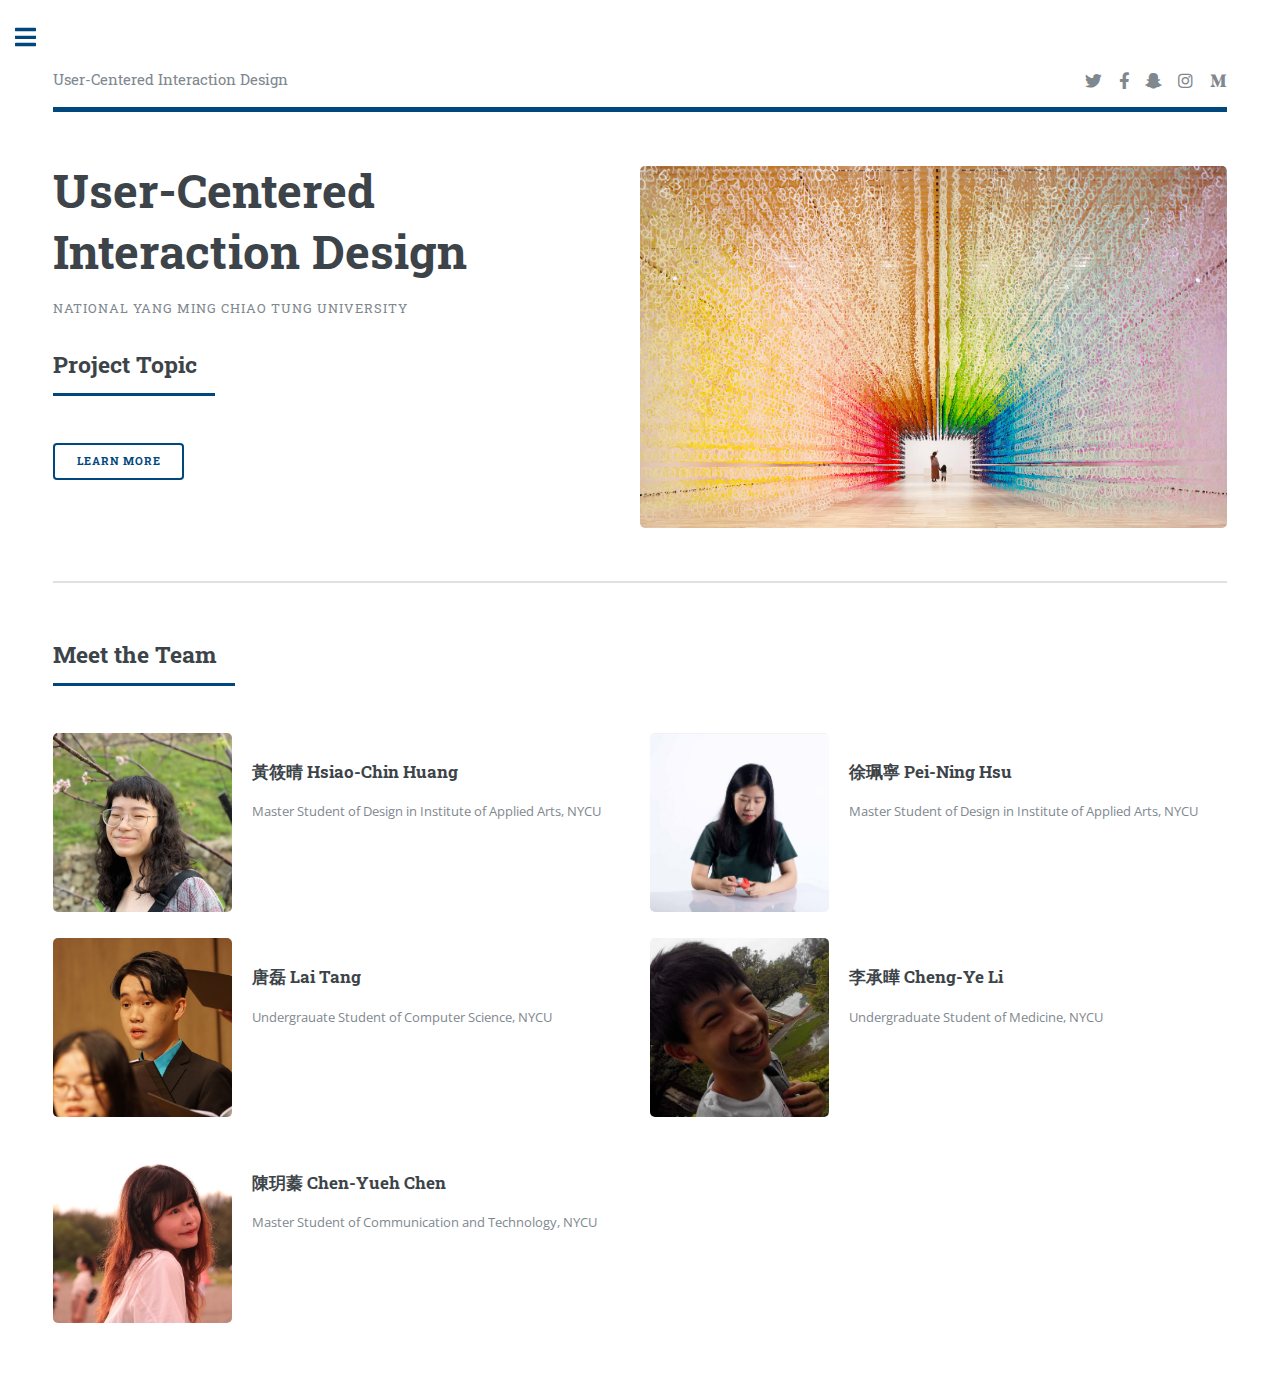
<file: index.html>
<!DOCTYPE HTML>
<!--
	Editorial by HTML5 UP
	html5up.net | @ajlkn
	Free for personal and commercial use under the CCA 3.0 license (html5up.net/license)
-->
<html>
	<head>
		<title>2022 Fall UCID</title>
		<meta charset="utf-8" />
		<meta name="viewport" content="width=device-width, initial-scale=1, user-scalable=no" />
		<link rel="stylesheet" href="assets/css/main.css" />
	</head>
	<body class="is-preload">

		<!-- Wrapper -->
			<div id="wrapper">

				<!-- Main -->
					<div id="main">
						<div class="inner">

							<!-- Header -->
								<header id="header">
									<a href="index.html" class="logo">User-Centered Interaction Design</a>
									<ul class="icons">
										<li><a href="#" class="icon brands fa-twitter"><span class="label">Twitter</span></a></li>
										<li><a href="#" class="icon brands fa-facebook-f"><span class="label">Facebook</span></a></li>
										<li><a href="#" class="icon brands fa-snapchat-ghost"><span class="label">Snapchat</span></a></li>
										<li><a href="#" class="icon brands fa-instagram"><span class="label">Instagram</span></a></li>
										<li><a href="#" class="icon brands fa-medium-m"><span class="label">Medium</span></a></li>
									</ul>
								</header>

							<!-- Banner -->
								<section id="banner">
									<div class="content">
										<header>
											<h1>User-Centered Interaction Design</h1>
											<p>National Yang Ming Chiao Tung University</p>
										</header>
                                        <!--<p></p>-->
                                        <header class="major">
                                            <h2>Project Topic</h2>
                                        </header>
										<ul class="actions">
											<li><a href="#" class="button big">Learn More</a></li>
										</ul>
									</div>
									<span class="image object">
										<img src="images/colortime.jpg" alt="" />
									</span>
								</section>

							<!-- Section -->
                            <!--
								<section>
									<header class="major">
										<h2>Milestones</h2>
									</header>
									<div class="features">
										<article>
											<span class="icon fa-regular fa-paper-plane"></span>
											<div class="content">
												<h3>Milestone 1<br> Project Design Problem</h3>
												<p>Aenean ornare velit lacus, ac varius enim lorem ullamcorper dolore. Proin aliquam facilisis ante interdum. Sed nulla amet lorem feugiat tempus aliquam.</p>
											</div>
										</article>
                                        <article>
											<span class="icon fa-regular fa-paper-plane"></span>
											<div class="content">
												<h3>Milestone 4<br> Lo-fi Prototype</h3>
												<p>Aenean ornare velit lacus, ac varius enim lorem ullamcorper dolore. Proin aliquam facilisis ante interdum. Sed nulla amet lorem feugiat tempus aliquam.</p>
											</div>
										</article>
                                        <article>
											<span class="icon fa-regular fa-paper-plane"></span>
											<div class="content">
												<h3>Milestone 2<br> User Research</h3>
												<p>Aenean ornare velit lacus, ac varius enim lorem ullamcorper dolore. Proin aliquam facilisis ante interdum. Sed nulla amet lorem feugiat tempus aliquam.</p>
											</div>
										</article>
										<article>
											<span class="icon solid fa-paper-plane"></span>
											<div class="content">
												<h3>Milestone 5<br> Hi-fi Prototype</h3>
												<p>Aenean ornare velit lacus, ac varius enim lorem ullamcorper dolore. Proin aliquam facilisis ante interdum. Sed nulla amet lorem feugiat tempus aliquam.</p>
											</div>
										</article>
										<article>
											<span class="icon solid fa-rocket"></span>
											<div class="content">
												<h3>Milestone 3 <br> Personas and Scenarios</h3>
												<p>Aenean ornare velit lacus, ac varius enim lorem ullamcorper dolore. Proin aliquam facilisis ante interdum. Sed nulla amet lorem feugiat tempus aliquam.</p>
											</div>
										</article>
										<article>
											<span class="icon solid fa-signal"></span>
											<div class="content">
												<h3>Milestone 6 <br> Final Project Presentation</h3>
												<p>Aenean ornare velit lacus, ac varius enim lorem ullamcorper dolore. Proin aliquam facilisis ante interdum. Sed nulla amet lorem feugiat tempus aliquam.</p>
											</div>
										</article>
									</div>
								</section>
                                -->
							<!-- Section -->
								<section>
									<header class="major">
										<h2 id="meet">Meet the Team</h2>
									</header>
                                    <div class="row">
                                        <div class="col-6">
                                            <div class="row">
                                                <div class="col-4"><span class="image fit"><img src="images/黃筱晴.jpg" alt="" /></span></div>
                                                <div class="col-8">
                                                    <div class="features"></div>
                                                    <div class="content">
                                                        <h3>黃筱晴 Hsiao-Chin Huang</h3>
                                                        <p>Master Student of Design in Institute of Applied Arts, NYCU</p>
                                                    </div>
                                                </div>
                                            </div>
                                            <div class="row">
                                                <div class="col-4"><span class="image fit"><img src="images/唐磊.png" alt="" /></span></div>
                                                <div class="col-8">
                                                    <div class="features"></div>
                                                    <h3>唐磊 Lai Tang</h3>
                                                    <p>Undergrauate Student of Computer Science, NYCU</p>
                                                </div>
                                            </div>
                                            <div class="row">
                                                <div class="col-4"><span class="image fit"><img src="images/陳玥蓁.jpg" alt="" /></span></div>
                                                <div class="col-8">
                                                    <div class="features"></div>
                                                    <h3>陳玥蓁 Chen-Yueh Chen</h3>
                                                    <p>Master Student of Communication and Technology, NYCU</p>
                                                </div>
                                            </div>
                                        </div>
                                        <div class="col-6">
                                            <div class="row">
                                                <div class="col-4"><span class="image fit"><img src="images/徐珮寧.jpg" alt="" /></span></div>
                                                <div class="col-8">
                                                    <div class="features"></div>
                                                    <h3>徐珮寧 Pei-Ning Hsu</h3>
                                                    <p>Master Student of Design in Institute of Applied Arts, NYCU</p>
                                                </div>
                                            </div>
                                            <div class="row">
                                                <div class="col-4"><span class="image fit"><img src="images/謝承曄.jpg" alt="" /></span></div>
                                                <div class="col-8">
                                                    <div class="features"></div>
                                                    <h3>李承曄 Cheng-Ye Li</h3>
                                                    <p>Undergraduate Student of Medicine, NYCU</p>
                                                </div>
                                            </div>
                                        </div>
                                    </div>
								</section>

						</div>
                        <footer class="footer">
                            <span>
                            </span>
                        </footer>
					</div>

				<!-- Sidebar -->
					<div id="sidebar">
						<div class="inner">

							<!-- Search -->
								<section id="search" class="alt">
									<form method="post" action="#">
										<input type="text" name="query" id="query" placeholder="Search" />
									</form>
								</section>

							<!-- Menu -->
								<nav id="menu">
									<header class="major">
										<h2>Menu</h2>
									</header>
									<ul>
										<li><a href="index.html">Homepage</a></li>
										<li><a href="#meet">Meet the Team</a></li>
										<li>
											<span class="opener">Milestone1</span>
                                            <ul>
												<li><a href="milestone1.html#1">1-1</a></li>
												<li><a href="milestone1.html#2">1-2</a></li>
												<li><a href="milestone1.html#3">1-3</a></li>
											</ul>
										</li>
                                        <li>
											<span class="opener">Milestone2</span>
										</li>
                                        <li>
											<span class="opener">Milestone3</span>
										</li>
                                        <li>
											<span class="opener">Milestone4</span>
										</li>
                                        <li>
											<span class="opener">Milestone5</span>
										</li>
                                        <li>
											<span class="opener">Milestone6</span>
										</li>
									</ul>
								</nav>

							<!-- Section -->
                                <!--
								<section>
									<header class="major">
										<h2>Ante interdum</h2>
									</header>
									<div class="mini-posts">
										<article>
											<a href="#" class="image"><img src="images/pic07.jpg" alt="" /></a>
											<p>Aenean ornare velit lacus, ac varius enim lorem ullamcorper dolore aliquam.</p>
										</article>
										<article>
											<a href="#" class="image"><img src="images/pic08.jpg" alt="" /></a>
											<p>Aenean ornare velit lacus, ac varius enim lorem ullamcorper dolore aliquam.</p>
										</article>
										<article>
											<a href="#" class="image"><img src="images/pic09.jpg" alt="" /></a>
											<p>Aenean ornare velit lacus, ac varius enim lorem ullamcorper dolore aliquam.</p>
										</article>
									</div>
									<ul class="actions">
										<li><a href="#" class="button">More</a></li>
									</ul>
								</section>
                                -->

							<!-- Section -->
                            <!--
								<section>
									<header class="major">
										<h2>Get in touch</h2>
									</header>
									<p>Sed varius enim lorem ullamcorper dolore aliquam aenean ornare velit lacus, ac varius enim lorem ullamcorper dolore. Proin sed aliquam facilisis ante interdum. Sed nulla amet lorem feugiat tempus aliquam.</p>
									<ul class="contact">
										<li class="icon solid fa-envelope"><a href="#">information@untitled.tld</a></li>
										<li class="icon solid fa-phone">(000) 000-0000</li>
										<li class="icon solid fa-home">1234 Somewhere Road #8254<br />
										Nashville, TN 00000-0000</li>
									</ul>
								</section>
                            -->
							<!-- Footer -->
								<footer id="footer">
									<p class="copyright">&copy; Untitled. All rights reserved. Design: <a href="https://html5up.net">HTML5 UP</a>.</p>
								</footer>

						</div>
					</div>

			</div>

		<!-- Scripts -->
			<script src="assets/js/jquery.min.js"></script>
			<script src="assets/js/browser.min.js"></script>
			<script src="assets/js/breakpoints.min.js"></script>
			<script src="assets/js/util.js"></script>
			<script src="assets/js/main.js"></script>

	</body>
</html>
</file>
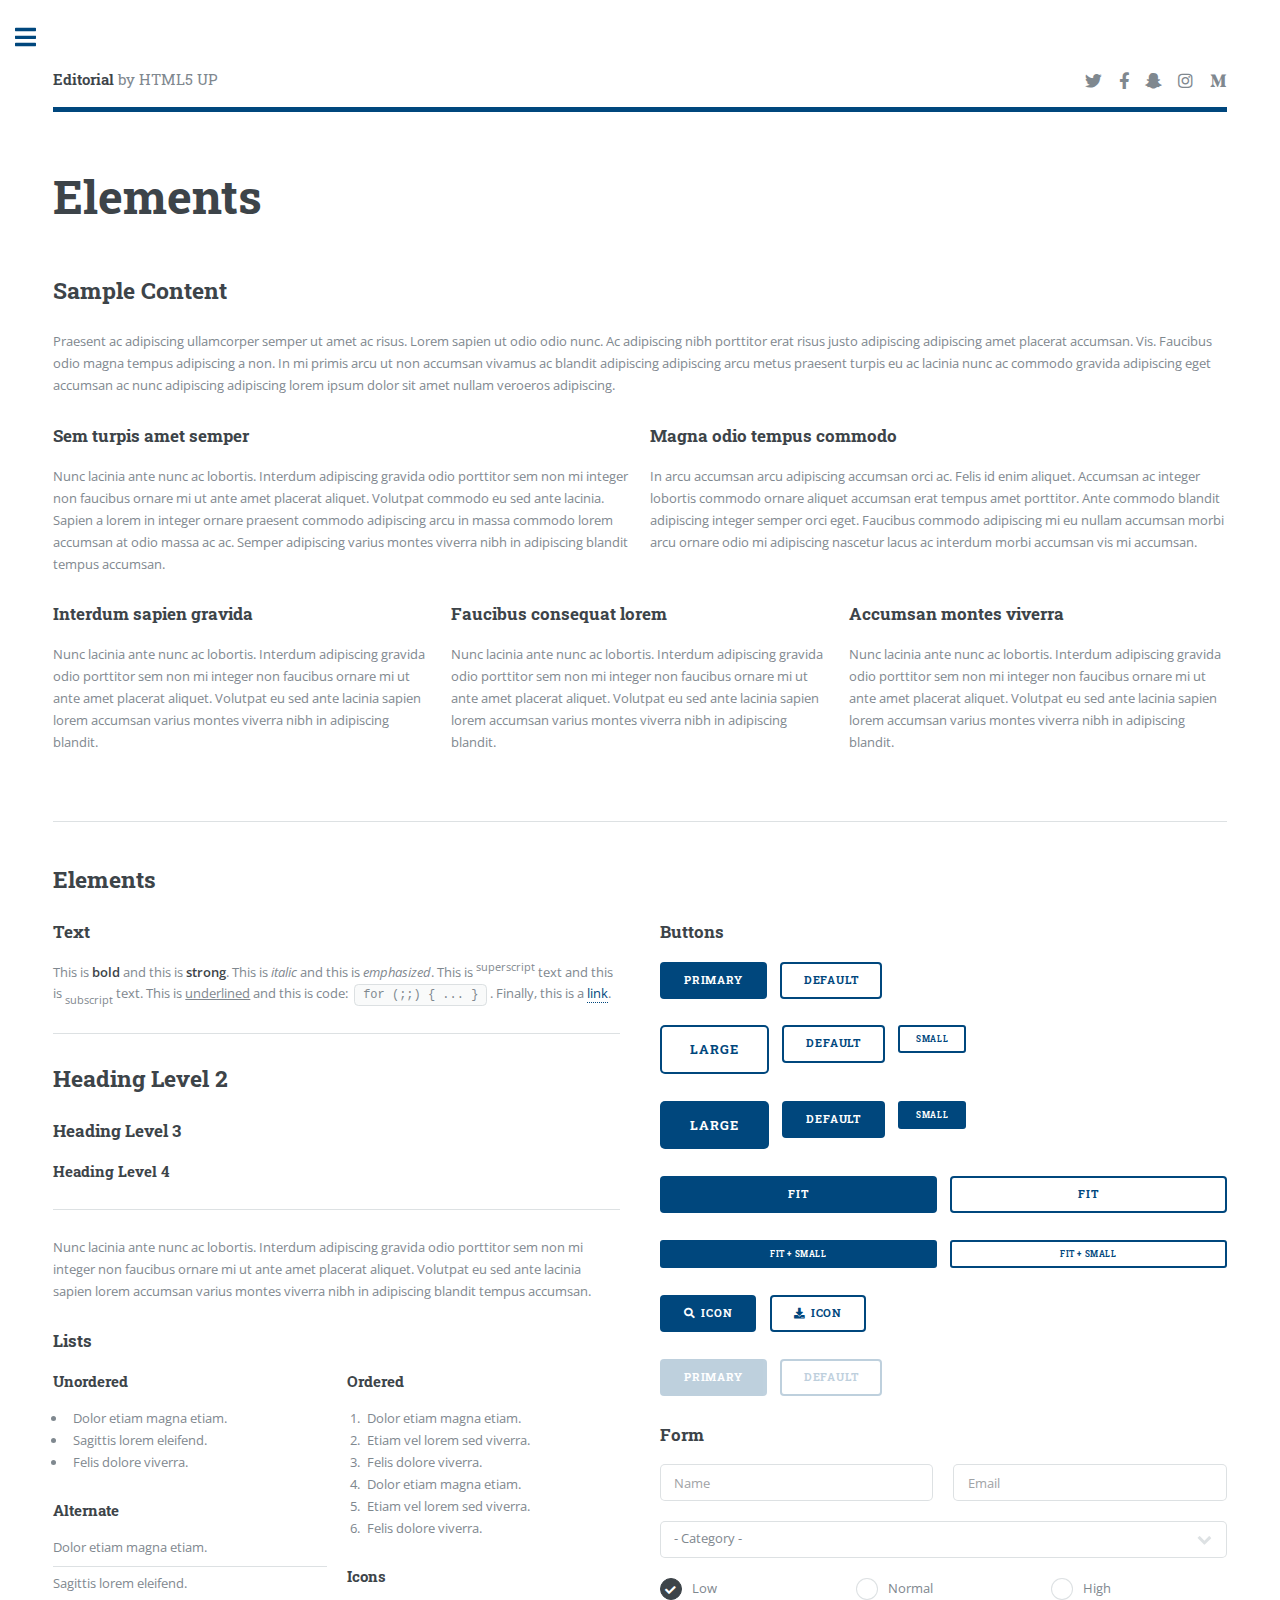
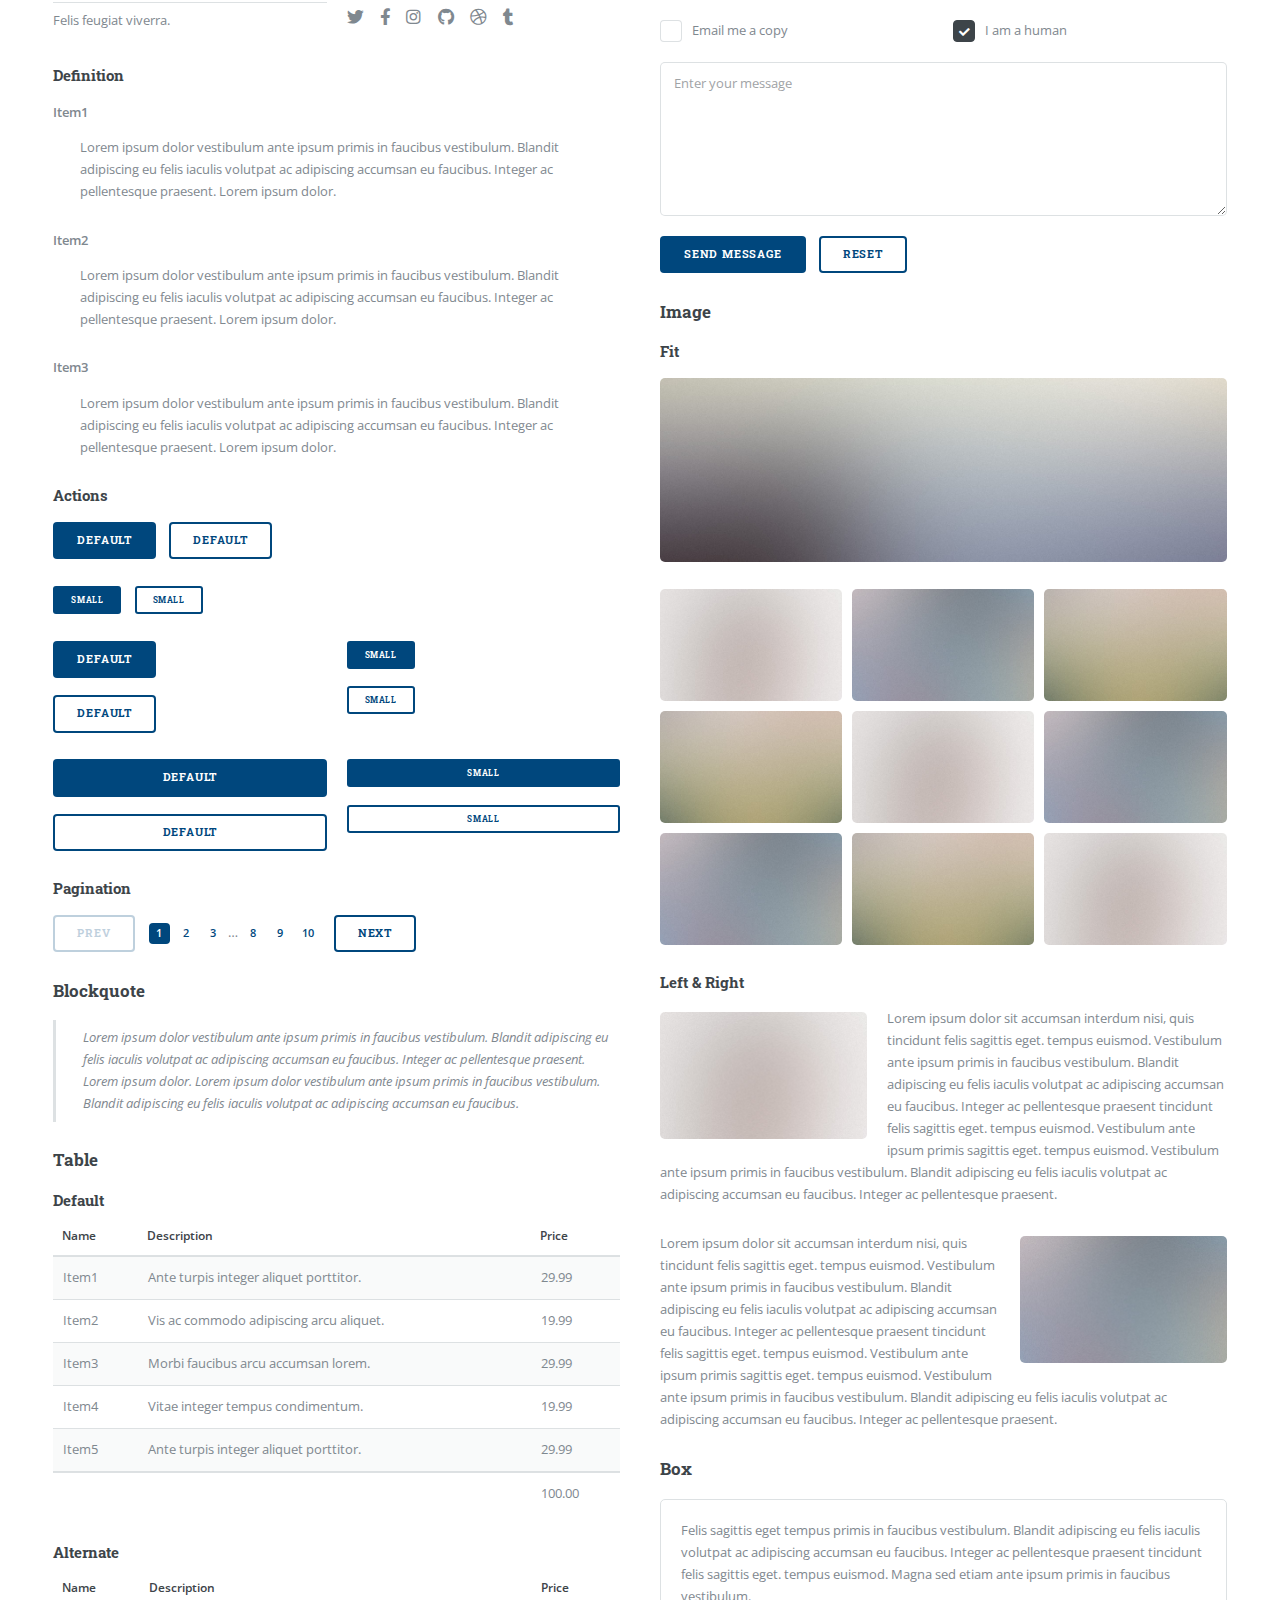
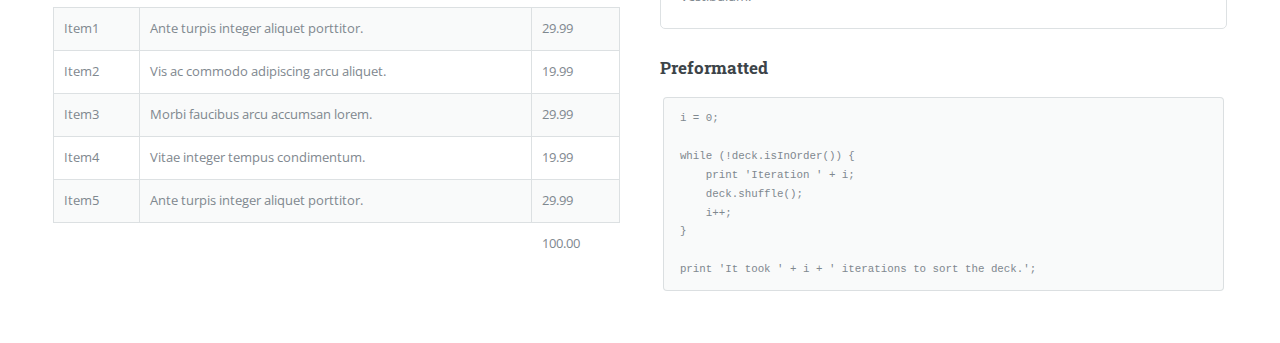
<file: elements.html>
<!DOCTYPE HTML>
<!--
	Editorial by HTML5 UP
	html5up.net | @ajlkn
	Free for personal and commercial use under the CCA 3.0 license (html5up.net/license)
-->
<html>
	<head>
		<title>Elements - Editorial by HTML5 UP</title>
		<meta charset="utf-8" />
		<meta name="viewport" content="width=device-width, initial-scale=1, user-scalable=no" />
		<link rel="stylesheet" href="assets/css/main.css" />
	</head>
	<body class="is-preload">

		<!-- Wrapper -->
			<div id="wrapper">

				<!-- Main -->
					<div id="main">
						<div class="inner">

							<!-- Header -->
								<header id="header">
									<a href="index.html" class="logo"><strong>Editorial</strong> by HTML5 UP</a>
									<ul class="icons">
										<li><a href="#" class="icon brands fa-twitter"><span class="label">Twitter</span></a></li>
										<li><a href="#" class="icon brands fa-facebook-f"><span class="label">Facebook</span></a></li>
										<li><a href="#" class="icon brands fa-snapchat-ghost"><span class="label">Snapchat</span></a></li>
										<li><a href="#" class="icon brands fa-instagram"><span class="label">Instagram</span></a></li>
										<li><a href="#" class="icon brands fa-medium-m"><span class="label">Medium</span></a></li>
									</ul>
								</header>

							<!-- Content -->
								<section>
									<header class="main">
										<h1>Elements</h1>
									</header>

									<!-- Content -->
										<h2 id="content">Sample Content</h2>
										<p>Praesent ac adipiscing ullamcorper semper ut amet ac risus. Lorem sapien ut odio odio nunc. Ac adipiscing nibh porttitor erat risus justo adipiscing adipiscing amet placerat accumsan. Vis. Faucibus odio magna tempus adipiscing a non. In mi primis arcu ut non accumsan vivamus ac blandit adipiscing adipiscing arcu metus praesent turpis eu ac lacinia nunc ac commodo gravida adipiscing eget accumsan ac nunc adipiscing adipiscing lorem ipsum dolor sit amet nullam veroeros adipiscing.</p>
										<div class="row">
											<div class="col-6 col-12-small">
												<h3>Sem turpis amet semper</h3>
												<p>Nunc lacinia ante nunc ac lobortis. Interdum adipiscing gravida odio porttitor sem non mi integer non faucibus ornare mi ut ante amet placerat aliquet. Volutpat commodo eu sed ante lacinia. Sapien a lorem in integer ornare praesent commodo adipiscing arcu in massa commodo lorem accumsan at odio massa ac ac. Semper adipiscing varius montes viverra nibh in adipiscing blandit tempus accumsan.</p>
											</div>
											<div class="col-6 col-12-small">
												<h3>Magna odio tempus commodo</h3>
												<p>In arcu accumsan arcu adipiscing accumsan orci ac. Felis id enim aliquet. Accumsan ac integer lobortis commodo ornare aliquet accumsan erat tempus amet porttitor. Ante commodo blandit adipiscing integer semper orci eget. Faucibus commodo adipiscing mi eu nullam accumsan morbi arcu ornare odio mi adipiscing nascetur lacus ac interdum morbi accumsan vis mi accumsan.</p>
											</div>
											<!-- Break -->
											<div class="col-4 col-12-medium">
												<h3>Interdum sapien gravida</h3>
												<p>Nunc lacinia ante nunc ac lobortis. Interdum adipiscing gravida odio porttitor sem non mi integer non faucibus ornare mi ut ante amet placerat aliquet. Volutpat eu sed ante lacinia sapien lorem accumsan varius montes viverra nibh in adipiscing blandit.</p>
											</div>
											<div class="col-4 col-12-medium">
												<h3>Faucibus consequat lorem</h3>
												<p>Nunc lacinia ante nunc ac lobortis. Interdum adipiscing gravida odio porttitor sem non mi integer non faucibus ornare mi ut ante amet placerat aliquet. Volutpat eu sed ante lacinia sapien lorem accumsan varius montes viverra nibh in adipiscing blandit.</p>
											</div>
											<div class="col-4 col-12-medium">
												<h3>Accumsan montes viverra</h3>
												<p>Nunc lacinia ante nunc ac lobortis. Interdum adipiscing gravida odio porttitor sem non mi integer non faucibus ornare mi ut ante amet placerat aliquet. Volutpat eu sed ante lacinia sapien lorem accumsan varius montes viverra nibh in adipiscing blandit.</p>
											</div>
										</div>

									<hr class="major" />

									<!-- Elements -->
										<h2 id="elements">Elements</h2>
										<div class="row gtr-200">
											<div class="col-6 col-12-medium">

												<!-- Text stuff -->
													<h3>Text</h3>
													<p>This is <b>bold</b> and this is <strong>strong</strong>. This is <i>italic</i> and this is <em>emphasized</em>.
													This is <sup>superscript</sup> text and this is <sub>subscript</sub> text.
													This is <u>underlined</u> and this is code: <code>for (;;) { ... }</code>.
													Finally, this is a <a href="#">link</a>.</p>
													<hr />
													<h2>Heading Level 2</h2>
													<h3>Heading Level 3</h3>
													<h4>Heading Level 4</h4>
													<hr />
													<p>Nunc lacinia ante nunc ac lobortis. Interdum adipiscing gravida odio porttitor sem non mi integer non faucibus ornare mi ut ante amet placerat aliquet. Volutpat eu sed ante lacinia sapien lorem accumsan varius montes viverra nibh in adipiscing blandit tempus accumsan.</p>

												<!-- Lists -->
													<h3>Lists</h3>
													<div class="row">
														<div class="col-6 col-12-small">

															<h4>Unordered</h4>
															<ul>
																<li>Dolor etiam magna etiam.</li>
																<li>Sagittis lorem eleifend.</li>
																<li>Felis dolore viverra.</li>
															</ul>

															<h4>Alternate</h4>
															<ul class="alt">
																<li>Dolor etiam magna etiam.</li>
																<li>Sagittis lorem eleifend.</li>
																<li>Felis feugiat viverra.</li>
															</ul>

														</div>
														<div class="col-6 col-12-small">

															<h4>Ordered</h4>
															<ol>
																<li>Dolor etiam magna etiam.</li>
																<li>Etiam vel lorem sed viverra.</li>
																<li>Felis dolore viverra.</li>
																<li>Dolor etiam magna etiam.</li>
																<li>Etiam vel lorem sed viverra.</li>
																<li>Felis dolore viverra.</li>
															</ol>

															<h4>Icons</h4>
															<ul class="icons">
																<li><a href="#" class="icon brands fa-twitter"><span class="label">Twitter</span></a></li>
																<li><a href="#" class="icon brands fa-facebook-f"><span class="label">Facebook</span></a></li>
																<li><a href="#" class="icon brands fa-instagram"><span class="label">Instagram</span></a></li>
																<li><a href="#" class="icon brands fa-github"><span class="label">Github</span></a></li>
																<li><a href="#" class="icon brands fa-dribbble"><span class="label">Dribbble</span></a></li>
																<li><a href="#" class="icon brands fa-tumblr"><span class="label">Tumblr</span></a></li>
															</ul>

														</div>
													</div>
													<h4>Definition</h4>
													<dl>
														<dt>Item1</dt>
														<dd>
															<p>Lorem ipsum dolor vestibulum ante ipsum primis in faucibus vestibulum. Blandit adipiscing eu felis iaculis volutpat ac adipiscing accumsan eu faucibus. Integer ac pellentesque praesent. Lorem ipsum dolor.</p>
														</dd>
														<dt>Item2</dt>
														<dd>
															<p>Lorem ipsum dolor vestibulum ante ipsum primis in faucibus vestibulum. Blandit adipiscing eu felis iaculis volutpat ac adipiscing accumsan eu faucibus. Integer ac pellentesque praesent. Lorem ipsum dolor.</p>
														</dd>
														<dt>Item3</dt>
														<dd>
															<p>Lorem ipsum dolor vestibulum ante ipsum primis in faucibus vestibulum. Blandit adipiscing eu felis iaculis volutpat ac adipiscing accumsan eu faucibus. Integer ac pellentesque praesent. Lorem ipsum dolor.</p>
														</dd>
													</dl>

													<h4>Actions</h4>
													<ul class="actions">
														<li><a href="#" class="button primary">Default</a></li>
														<li><a href="#" class="button">Default</a></li>
													</ul>
													<ul class="actions small">
														<li><a href="#" class="button primary small">Small</a></li>
														<li><a href="#" class="button small">Small</a></li>
													</ul>
													<div class="row">
														<div class="col-6 col-12-small">
															<ul class="actions stacked">
																<li><a href="#" class="button primary">Default</a></li>
																<li><a href="#" class="button">Default</a></li>
															</ul>
														</div>
														<div class="col-6 col-12-small">
															<ul class="actions stacked">
																<li><a href="#" class="button primary small">Small</a></li>
																<li><a href="#" class="button small">Small</a></li>
															</ul>
														</div>
														<div class="col-6 col-12-small">
															<ul class="actions stacked">
																<li><a href="#" class="button primary fit">Default</a></li>
																<li><a href="#" class="button fit">Default</a></li>
															</ul>
														</div>
														<div class="col-6 col-12-small">
															<ul class="actions stacked">
																<li><a href="#" class="button primary small fit">Small</a></li>
																<li><a href="#" class="button small fit">Small</a></li>
															</ul>
														</div>
													</div>

													<h4>Pagination</h4>
													<ul class="pagination">
														<li><span class="button disabled">Prev</span></li>
														<li><a href="#" class="page active">1</a></li>
														<li><a href="#" class="page">2</a></li>
														<li><a href="#" class="page">3</a></li>
														<li><span>&hellip;</span></li>
														<li><a href="#" class="page">8</a></li>
														<li><a href="#" class="page">9</a></li>
														<li><a href="#" class="page">10</a></li>
														<li><a href="#" class="button">Next</a></li>
													</ul>

												<!-- Blockquote -->
													<h3>Blockquote</h3>
													<blockquote>Lorem ipsum dolor vestibulum ante ipsum primis in faucibus vestibulum. Blandit adipiscing eu felis iaculis volutpat ac adipiscing accumsan eu faucibus. Integer ac pellentesque praesent. Lorem ipsum dolor. Lorem ipsum dolor vestibulum ante ipsum primis in faucibus vestibulum. Blandit adipiscing eu felis iaculis volutpat ac adipiscing accumsan eu faucibus.</blockquote>

												<!-- Table -->
													<h3>Table</h3>

													<h4>Default</h4>
													<div class="table-wrapper">
														<table>
															<thead>
																<tr>
																	<th>Name</th>
																	<th>Description</th>
																	<th>Price</th>
																</tr>
															</thead>
															<tbody>
																<tr>
																	<td>Item1</td>
																	<td>Ante turpis integer aliquet porttitor.</td>
																	<td>29.99</td>
																</tr>
																<tr>
																	<td>Item2</td>
																	<td>Vis ac commodo adipiscing arcu aliquet.</td>
																	<td>19.99</td>
																</tr>
																<tr>
																	<td>Item3</td>
																	<td> Morbi faucibus arcu accumsan lorem.</td>
																	<td>29.99</td>
																</tr>
																<tr>
																	<td>Item4</td>
																	<td>Vitae integer tempus condimentum.</td>
																	<td>19.99</td>
																</tr>
																<tr>
																	<td>Item5</td>
																	<td>Ante turpis integer aliquet porttitor.</td>
																	<td>29.99</td>
																</tr>
															</tbody>
															<tfoot>
																<tr>
																	<td colspan="2"></td>
																	<td>100.00</td>
																</tr>
															</tfoot>
														</table>
													</div>

													<h4>Alternate</h4>
													<div class="table-wrapper">
														<table class="alt">
															<thead>
																<tr>
																	<th>Name</th>
																	<th>Description</th>
																	<th>Price</th>
																</tr>
															</thead>
															<tbody>
																<tr>
																	<td>Item1</td>
																	<td>Ante turpis integer aliquet porttitor.</td>
																	<td>29.99</td>
																</tr>
																<tr>
																	<td>Item2</td>
																	<td>Vis ac commodo adipiscing arcu aliquet.</td>
																	<td>19.99</td>
																</tr>
																<tr>
																	<td>Item3</td>
																	<td> Morbi faucibus arcu accumsan lorem.</td>
																	<td>29.99</td>
																</tr>
																<tr>
																	<td>Item4</td>
																	<td>Vitae integer tempus condimentum.</td>
																	<td>19.99</td>
																</tr>
																<tr>
																	<td>Item5</td>
																	<td>Ante turpis integer aliquet porttitor.</td>
																	<td>29.99</td>
																</tr>
															</tbody>
															<tfoot>
																<tr>
																	<td colspan="2"></td>
																	<td>100.00</td>
																</tr>
															</tfoot>
														</table>
													</div>

											</div>
											<div class="col-6 col-12-medium">

												<!-- Buttons -->
													<h3>Buttons</h3>
													<ul class="actions">
														<li><a href="#" class="button primary">Primary</a></li>
														<li><a href="#" class="button">Default</a></li>
													</ul>
													<ul class="actions">
														<li><a href="#" class="button large">Large</a></li>
														<li><a href="#" class="button">Default</a></li>
														<li><a href="#" class="button small">Small</a></li>
													</ul>
													<ul class="actions">
														<li><a href="#" class="button primary large">Large</a></li>
														<li><a href="#" class="button primary">Default</a></li>
														<li><a href="#" class="button primary small">Small</a></li>
													</ul>
													<ul class="actions fit">
														<li><a href="#" class="button primary fit">Fit</a></li>
														<li><a href="#" class="button fit">Fit</a></li>
													</ul>
													<ul class="actions fit small">
														<li><a href="#" class="button primary fit small">Fit + Small</a></li>
														<li><a href="#" class="button fit small">Fit + Small</a></li>
													</ul>
													<ul class="actions">
														<li><a href="#" class="button primary icon solid fa-search">Icon</a></li>
														<li><a href="#" class="button icon solid fa-download">Icon</a></li>
													</ul>
													<ul class="actions">
														<li><span class="button primary disabled">Primary</span></li>
														<li><span class="button disabled">Default</span></li>
													</ul>

												<!-- Form -->
													<h3>Form</h3>

													<form method="post" action="#">
														<div class="row gtr-uniform">
															<div class="col-6 col-12-xsmall">
																<input type="text" name="demo-name" id="demo-name" value="" placeholder="Name" />
															</div>
															<div class="col-6 col-12-xsmall">
																<input type="email" name="demo-email" id="demo-email" value="" placeholder="Email" />
															</div>
															<!-- Break -->
															<div class="col-12">
																<select name="demo-category" id="demo-category">
																	<option value="">- Category -</option>
																	<option value="1">Manufacturing</option>
																	<option value="1">Shipping</option>
																	<option value="1">Administration</option>
																	<option value="1">Human Resources</option>
																</select>
															</div>
															<!-- Break -->
															<div class="col-4 col-12-small">
																<input type="radio" id="demo-priority-low" name="demo-priority" checked>
																<label for="demo-priority-low">Low</label>
															</div>
															<div class="col-4 col-12-small">
																<input type="radio" id="demo-priority-normal" name="demo-priority">
																<label for="demo-priority-normal">Normal</label>
															</div>
															<div class="col-4 col-12-small">
																<input type="radio" id="demo-priority-high" name="demo-priority">
																<label for="demo-priority-high">High</label>
															</div>
															<!-- Break -->
															<div class="col-6 col-12-small">
																<input type="checkbox" id="demo-copy" name="demo-copy">
																<label for="demo-copy">Email me a copy</label>
															</div>
															<div class="col-6 col-12-small">
																<input type="checkbox" id="demo-human" name="demo-human" checked>
																<label for="demo-human">I am a human</label>
															</div>
															<!-- Break -->
															<div class="col-12">
																<textarea name="demo-message" id="demo-message" placeholder="Enter your message" rows="6"></textarea>
															</div>
															<!-- Break -->
															<div class="col-12">
																<ul class="actions">
																	<li><input type="submit" value="Send Message" class="primary" /></li>
																	<li><input type="reset" value="Reset" /></li>
																</ul>
															</div>
														</div>
													</form>

												<!-- Image -->
													<h3>Image</h3>

													<h4>Fit</h4>
													<span class="image fit"><img src="images/pic11.jpg" alt="" /></span>
													<div class="box alt">
														<div class="row gtr-50 gtr-uniform">
															<div class="col-4"><span class="image fit"><img src="images/pic01.jpg" alt="" /></span></div>
															<div class="col-4"><span class="image fit"><img src="images/pic02.jpg" alt="" /></span></div>
															<div class="col-4"><span class="image fit"><img src="images/pic03.jpg" alt="" /></span></div>
															<!-- Break -->
															<div class="col-4"><span class="image fit"><img src="images/pic03.jpg" alt="" /></span></div>
															<div class="col-4"><span class="image fit"><img src="images/pic01.jpg" alt="" /></span></div>
															<div class="col-4"><span class="image fit"><img src="images/pic02.jpg" alt="" /></span></div>
															<!-- Break -->
															<div class="col-4"><span class="image fit"><img src="images/pic02.jpg" alt="" /></span></div>
															<div class="col-4"><span class="image fit"><img src="images/pic03.jpg" alt="" /></span></div>
															<div class="col-4"><span class="image fit"><img src="images/pic01.jpg" alt="" /></span></div>
														</div>
													</div>

													<h4>Left &amp; Right</h4>
													<p><span class="image left"><img src="images/pic01.jpg" alt="" /></span>Lorem ipsum dolor sit accumsan interdum nisi, quis tincidunt felis sagittis eget. tempus euismod. Vestibulum ante ipsum primis in faucibus vestibulum. Blandit adipiscing eu felis iaculis volutpat ac adipiscing accumsan eu faucibus. Integer ac pellentesque praesent tincidunt felis sagittis eget. tempus euismod. Vestibulum ante ipsum primis sagittis eget. tempus euismod. Vestibulum ante ipsum primis in faucibus vestibulum. Blandit adipiscing eu felis iaculis volutpat ac adipiscing accumsan eu faucibus. Integer ac pellentesque praesent.</p>
													<p><span class="image right"><img src="images/pic02.jpg" alt="" /></span>Lorem ipsum dolor sit accumsan interdum nisi, quis tincidunt felis sagittis eget. tempus euismod. Vestibulum ante ipsum primis in faucibus vestibulum. Blandit adipiscing eu felis iaculis volutpat ac adipiscing accumsan eu faucibus. Integer ac pellentesque praesent tincidunt felis sagittis eget. tempus euismod. Vestibulum ante ipsum primis sagittis eget. tempus euismod. Vestibulum ante ipsum primis in faucibus vestibulum. Blandit adipiscing eu felis iaculis volutpat ac adipiscing accumsan eu faucibus. Integer ac pellentesque praesent.</p>

												<!-- Box -->
													<h3>Box</h3>
													<div class="box">
														<p>Felis sagittis eget tempus primis in faucibus vestibulum. Blandit adipiscing eu felis iaculis volutpat ac adipiscing accumsan eu faucibus. Integer ac pellentesque praesent tincidunt felis sagittis eget. tempus euismod. Magna sed etiam ante ipsum primis in faucibus vestibulum.</p>
													</div>

												<!-- Preformatted Code -->
													<h3>Preformatted</h3>
													<pre><code>i = 0;

while (!deck.isInOrder()) {
    print 'Iteration ' + i;
    deck.shuffle();
    i++;
}

print 'It took ' + i + ' iterations to sort the deck.';
</code></pre>

											</div>
										</div>

								</section>

						</div>
					</div>

				<!-- Sidebar -->
					<div id="sidebar">
						<div class="inner">

							<!-- Search -->
								<section id="search" class="alt">
									<form method="post" action="#">
										<input type="text" name="query" id="query" placeholder="Search" />
									</form>
								</section>

							<!-- Menu -->
								<nav id="menu">
									<header class="major">
										<h2>Menu</h2>
									</header>
									<ul>
										<li><a href="index.html">Homepage</a></li>
										<li><a href="generic.html">Generic</a></li>
										<li><a href="elements.html">Elements</a></li>
										<li>
											<span class="opener">Milestones</span>
											<ul>
												<li><a href="#">Milestone 1</a></li>
												<li><a href="#">Milestone 2</a></li>
												<li><a href="#">Milestone 3</a></li>
												<li><a href="#">Milestone 4</a></li>
                                                <li><a href="#">Milestone 5</a></li>
                                                <li><a href="#">Milestone 6</a></li>
											</ul>
										</li>
									</ul>
								</nav>

							<!-- Section -->
								<section>
									<header class="major">
										<h2>Ante interdum</h2>
									</header>
									<div class="mini-posts">
										<article>
											<a href="#" class="image"><img src="images/pic07.jpg" alt="" /></a>
											<p>Aenean ornare velit lacus, ac varius enim lorem ullamcorper dolore aliquam.</p>
										</article>
										<article>
											<a href="#" class="image"><img src="images/pic08.jpg" alt="" /></a>
											<p>Aenean ornare velit lacus, ac varius enim lorem ullamcorper dolore aliquam.</p>
										</article>
										<article>
											<a href="#" class="image"><img src="images/pic09.jpg" alt="" /></a>
											<p>Aenean ornare velit lacus, ac varius enim lorem ullamcorper dolore aliquam.</p>
										</article>
									</div>
									<ul class="actions">
										<li><a href="#" class="button">More</a></li>
									</ul>
								</section>

							<!-- Section -->
								<section>
									<header class="major">
										<h2>Get in touch</h2>
									</header>
									<p>Sed varius enim lorem ullamcorper dolore aliquam aenean ornare velit lacus, ac varius enim lorem ullamcorper dolore. Proin sed aliquam facilisis ante interdum. Sed nulla amet lorem feugiat tempus aliquam.</p>
									<ul class="contact">
										<li class="icon solid fa-envelope"><a href="#">information@untitled.tld</a></li>
										<li class="icon solid fa-phone">(000) 000-0000</li>
										<li class="icon solid fa-home">1234 Somewhere Road #8254<br />
										Nashville, TN 00000-0000</li>
									</ul>
								</section>

							<!-- Footer -->
								<footer id="footer">
									<p class="copyright">&copy; Untitled. All rights reserved. Demo Images: <a href="https://unsplash.com">Unsplash</a>. Design: <a href="https://html5up.net">HTML5 UP</a>.</p>
								</footer>

						</div>
					</div>

			</div>

		<!-- Scripts -->
			<script src="assets/js/jquery.min.js"></script>
			<script src="assets/js/browser.min.js"></script>
			<script src="assets/js/breakpoints.min.js"></script>
			<script src="assets/js/util.js"></script>
			<script src="assets/js/main.js"></script>

	</body>
</html>
</file>
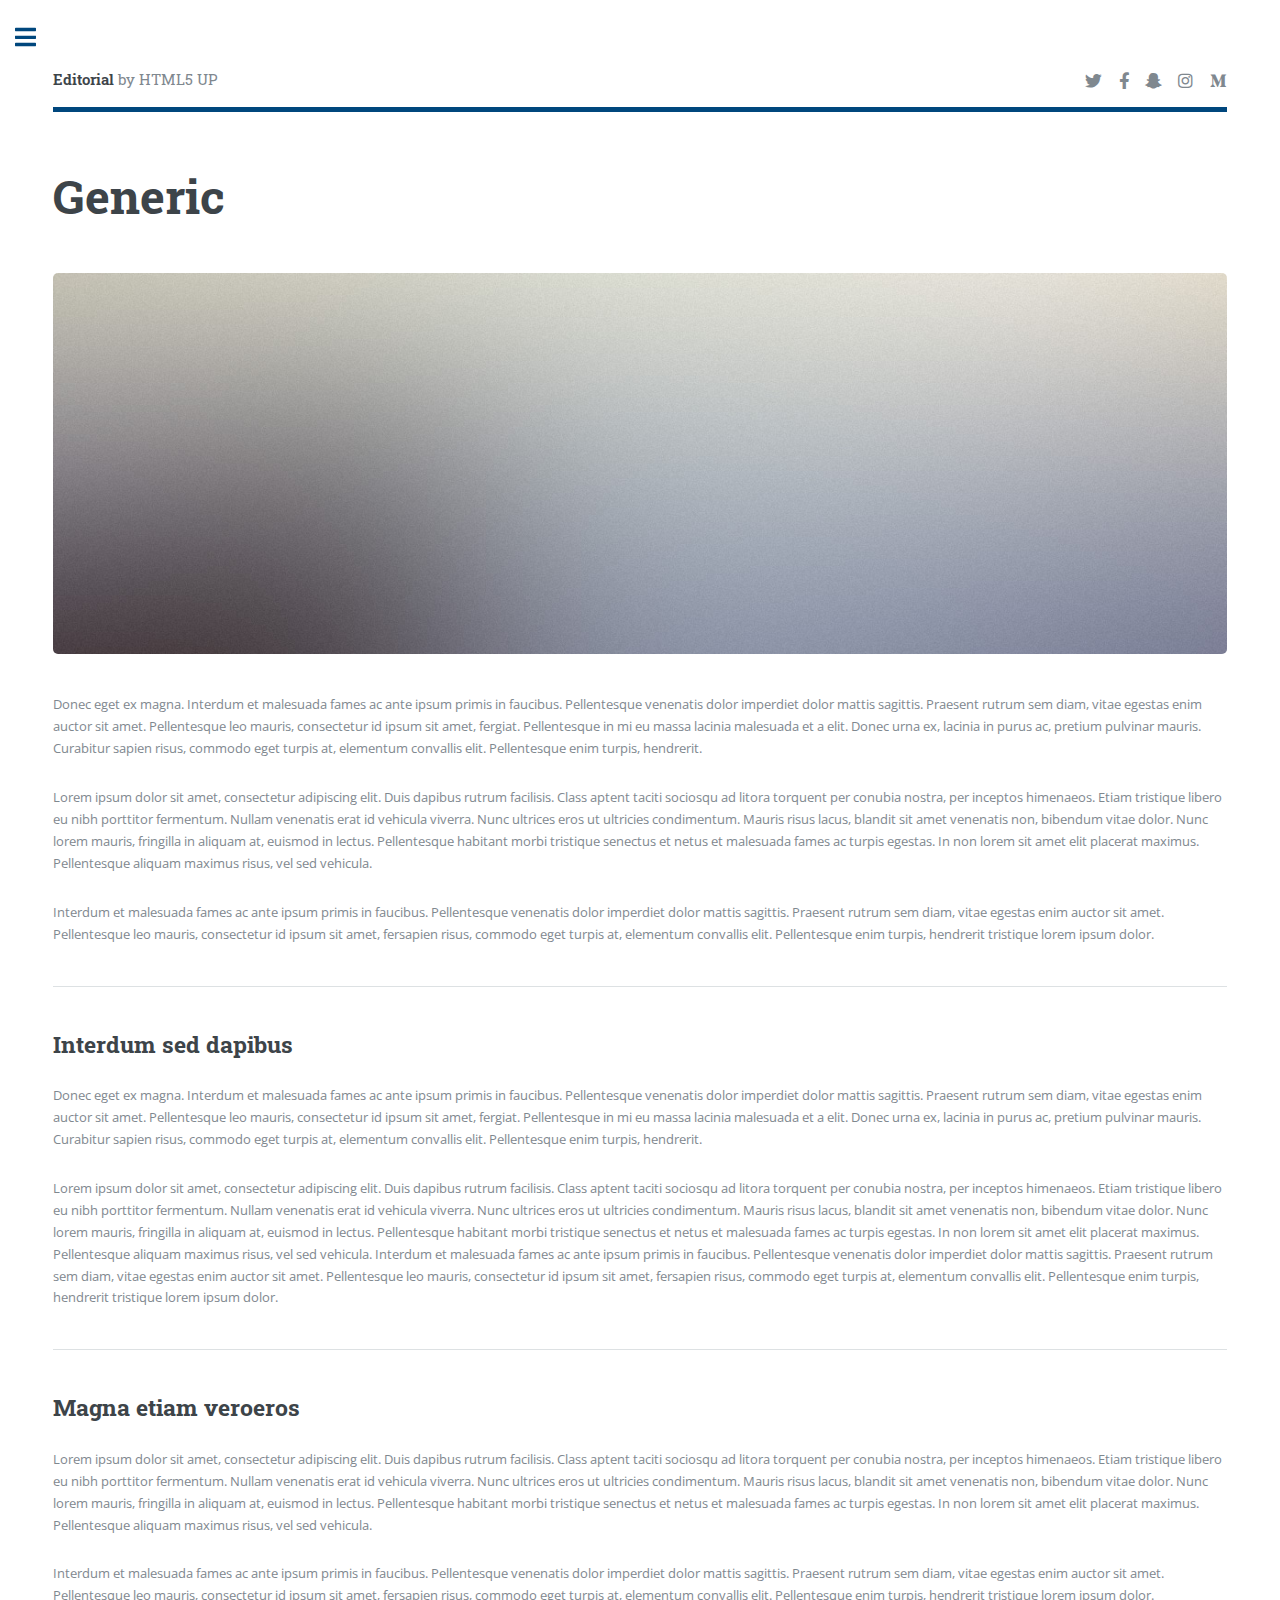
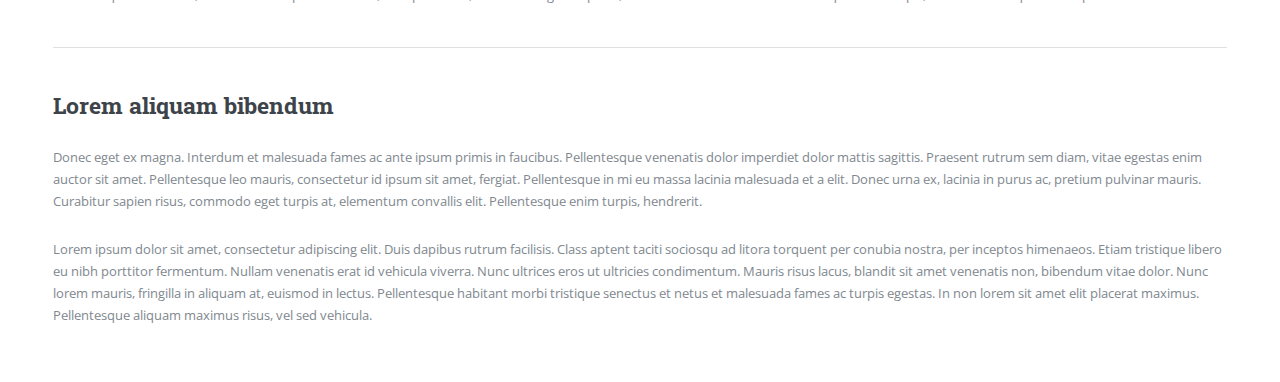
<file: generic.html>
<!DOCTYPE HTML>
<!--
	Editorial by HTML5 UP
	html5up.net | @ajlkn
	Free for personal and commercial use under the CCA 3.0 license (html5up.net/license)
-->
<html>
	<head>
		<title>2022 Fall UCID team 9</title>
		<meta charset="utf-8" />
		<meta name="viewport" content="width=device-width, initial-scale=1, user-scalable=no" />
		<link rel="stylesheet" href="assets/css/main.css" />
	</head>
	<body class="is-preload">

		<!-- Wrapper -->
			<div id="wrapper">

				<!-- Main -->
					<div id="main">
						<div class="inner">

							<!-- Header -->
								<header id="header">
									<a href="index.html" class="logo"><strong>Editorial</strong> by HTML5 UP</a>
									<ul class="icons">
										<li><a href="#" class="icon brands fa-twitter"><span class="label">Twitter</span></a></li>
										<li><a href="#" class="icon brands fa-facebook-f"><span class="label">Facebook</span></a></li>
										<li><a href="#" class="icon brands fa-snapchat-ghost"><span class="label">Snapchat</span></a></li>
										<li><a href="#" class="icon brands fa-instagram"><span class="label">Instagram</span></a></li>
										<li><a href="#" class="icon brands fa-medium-m"><span class="label">Medium</span></a></li>
									</ul>
								</header>

							<!-- Content -->
								<section>
									<header class="main">
										<h1>Generic</h1>
									</header>

									<span class="image main"><img src="images/pic11.jpg" alt="" /></span>

									<p>Donec eget ex magna. Interdum et malesuada fames ac ante ipsum primis in faucibus. Pellentesque venenatis dolor imperdiet dolor mattis sagittis. Praesent rutrum sem diam, vitae egestas enim auctor sit amet. Pellentesque leo mauris, consectetur id ipsum sit amet, fergiat. Pellentesque in mi eu massa lacinia malesuada et a elit. Donec urna ex, lacinia in purus ac, pretium pulvinar mauris. Curabitur sapien risus, commodo eget turpis at, elementum convallis elit. Pellentesque enim turpis, hendrerit.</p>
									<p>Lorem ipsum dolor sit amet, consectetur adipiscing elit. Duis dapibus rutrum facilisis. Class aptent taciti sociosqu ad litora torquent per conubia nostra, per inceptos himenaeos. Etiam tristique libero eu nibh porttitor fermentum. Nullam venenatis erat id vehicula viverra. Nunc ultrices eros ut ultricies condimentum. Mauris risus lacus, blandit sit amet venenatis non, bibendum vitae dolor. Nunc lorem mauris, fringilla in aliquam at, euismod in lectus. Pellentesque habitant morbi tristique senectus et netus et malesuada fames ac turpis egestas. In non lorem sit amet elit placerat maximus. Pellentesque aliquam maximus risus, vel sed vehicula.</p>
									<p>Interdum et malesuada fames ac ante ipsum primis in faucibus. Pellentesque venenatis dolor imperdiet dolor mattis sagittis. Praesent rutrum sem diam, vitae egestas enim auctor sit amet. Pellentesque leo mauris, consectetur id ipsum sit amet, fersapien risus, commodo eget turpis at, elementum convallis elit. Pellentesque enim turpis, hendrerit tristique lorem ipsum dolor.</p>

									<hr class="major" />

									<h2>Interdum sed dapibus</h2>
									<p>Donec eget ex magna. Interdum et malesuada fames ac ante ipsum primis in faucibus. Pellentesque venenatis dolor imperdiet dolor mattis sagittis. Praesent rutrum sem diam, vitae egestas enim auctor sit amet. Pellentesque leo mauris, consectetur id ipsum sit amet, fergiat. Pellentesque in mi eu massa lacinia malesuada et a elit. Donec urna ex, lacinia in purus ac, pretium pulvinar mauris. Curabitur sapien risus, commodo eget turpis at, elementum convallis elit. Pellentesque enim turpis, hendrerit.</p>
									<p>Lorem ipsum dolor sit amet, consectetur adipiscing elit. Duis dapibus rutrum facilisis. Class aptent taciti sociosqu ad litora torquent per conubia nostra, per inceptos himenaeos. Etiam tristique libero eu nibh porttitor fermentum. Nullam venenatis erat id vehicula viverra. Nunc ultrices eros ut ultricies condimentum. Mauris risus lacus, blandit sit amet venenatis non, bibendum vitae dolor. Nunc lorem mauris, fringilla in aliquam at, euismod in lectus. Pellentesque habitant morbi tristique senectus et netus et malesuada fames ac turpis egestas. In non lorem sit amet elit placerat maximus. Pellentesque aliquam maximus risus, vel sed vehicula. Interdum et malesuada fames ac ante ipsum primis in faucibus. Pellentesque venenatis dolor imperdiet dolor mattis sagittis. Praesent rutrum sem diam, vitae egestas enim auctor sit amet. Pellentesque leo mauris, consectetur id ipsum sit amet, fersapien risus, commodo eget turpis at, elementum convallis elit. Pellentesque enim turpis, hendrerit tristique lorem ipsum dolor.</p>

									<hr class="major" />

									<h2>Magna etiam veroeros</h2>
									<p>Lorem ipsum dolor sit amet, consectetur adipiscing elit. Duis dapibus rutrum facilisis. Class aptent taciti sociosqu ad litora torquent per conubia nostra, per inceptos himenaeos. Etiam tristique libero eu nibh porttitor fermentum. Nullam venenatis erat id vehicula viverra. Nunc ultrices eros ut ultricies condimentum. Mauris risus lacus, blandit sit amet venenatis non, bibendum vitae dolor. Nunc lorem mauris, fringilla in aliquam at, euismod in lectus. Pellentesque habitant morbi tristique senectus et netus et malesuada fames ac turpis egestas. In non lorem sit amet elit placerat maximus. Pellentesque aliquam maximus risus, vel sed vehicula.</p>
									<p>Interdum et malesuada fames ac ante ipsum primis in faucibus. Pellentesque venenatis dolor imperdiet dolor mattis sagittis. Praesent rutrum sem diam, vitae egestas enim auctor sit amet. Pellentesque leo mauris, consectetur id ipsum sit amet, fersapien risus, commodo eget turpis at, elementum convallis elit. Pellentesque enim turpis, hendrerit tristique lorem ipsum dolor.</p>

									<hr class="major" />

									<h2>Lorem aliquam bibendum</h2>
									<p>Donec eget ex magna. Interdum et malesuada fames ac ante ipsum primis in faucibus. Pellentesque venenatis dolor imperdiet dolor mattis sagittis. Praesent rutrum sem diam, vitae egestas enim auctor sit amet. Pellentesque leo mauris, consectetur id ipsum sit amet, fergiat. Pellentesque in mi eu massa lacinia malesuada et a elit. Donec urna ex, lacinia in purus ac, pretium pulvinar mauris. Curabitur sapien risus, commodo eget turpis at, elementum convallis elit. Pellentesque enim turpis, hendrerit.</p>
									<p>Lorem ipsum dolor sit amet, consectetur adipiscing elit. Duis dapibus rutrum facilisis. Class aptent taciti sociosqu ad litora torquent per conubia nostra, per inceptos himenaeos. Etiam tristique libero eu nibh porttitor fermentum. Nullam venenatis erat id vehicula viverra. Nunc ultrices eros ut ultricies condimentum. Mauris risus lacus, blandit sit amet venenatis non, bibendum vitae dolor. Nunc lorem mauris, fringilla in aliquam at, euismod in lectus. Pellentesque habitant morbi tristique senectus et netus et malesuada fames ac turpis egestas. In non lorem sit amet elit placerat maximus. Pellentesque aliquam maximus risus, vel sed vehicula.</p>

								</section>

						</div>
					</div>

				<!-- Sidebar -->
					<div id="sidebar">
						<div class="inner">

							<!-- Search -->
								<section id="search" class="alt">
									<form method="post" action="#">
										<input type="text" name="query" id="query" placeholder="Search" />
									</form>
								</section>

							<!-- Menu -->
								<nav id="menu">
									<header class="major">
										<h2>Menu</h2>
									</header>
									<ul>
										<li><a href="index.html">Homepage</a></li>
										<li><a href="generic.html">Generic</a></li>
										<li><a href="elements.html">Elements</a></li>
										<li>
											<span class="opener">Milestones</span>
											<ul>
												<li><a href="#">Milestone 1</a></li>
												<li><a href="#">Milestone 2</a></li>
												<li><a href="#">Milestone 3</a></li>
												<li><a href="#">Milestone 4</a></li>
                                                <li><a href="#">Milestone 5</a></li>
                                                <li><a href="#">Milestone 6</a></li>
											</ul>
										</li>
									</ul>
								</nav>

							<!-- Section -->
								<section>
									<header class="major">
										<h2>Ante interdum</h2>
									</header>
									<div class="mini-posts">
										<article>
											<a href="#" class="image"><img src="images/pic07.jpg" alt="" /></a>
											<p>Aenean ornare velit lacus, ac varius enim lorem ullamcorper dolore aliquam.</p>
										</article>
										<article>
											<a href="#" class="image"><img src="images/pic08.jpg" alt="" /></a>
											<p>Aenean ornare velit lacus, ac varius enim lorem ullamcorper dolore aliquam.</p>
										</article>
										<article>
											<a href="#" class="image"><img src="images/pic09.jpg" alt="" /></a>
											<p>Aenean ornare velit lacus, ac varius enim lorem ullamcorper dolore aliquam.</p>
										</article>
									</div>
									<ul class="actions">
										<li><a href="#" class="button">More</a></li>
									</ul>
								</section>

							<!-- Section -->
								<section>
									<header class="major">
										<h2>Get in touch</h2>
									</header>
									<p>Sed varius enim lorem ullamcorper dolore aliquam aenean ornare velit lacus, ac varius enim lorem ullamcorper dolore. Proin sed aliquam facilisis ante interdum. Sed nulla amet lorem feugiat tempus aliquam.</p>
									<ul class="contact">
										<li class="icon solid fa-envelope"><a href="#">information@untitled.tld</a></li>
										<li class="icon solid fa-phone">(000) 000-0000</li>
										<li class="icon solid fa-home">1234 Somewhere Road #8254<br />
										Nashville, TN 00000-0000</li>
									</ul>
								</section>

							<!-- Footer -->
								<footer id="footer">
									<p class="copyright">&copy; Untitled. All rights reserved. Demo Images: <a href="https://unsplash.com">Unsplash</a>. Design: <a href="https://html5up.net">HTML5 UP</a>.</p>
								</footer>

						</div>
					</div>

			</div>

		<!-- Scripts -->
			<script src="assets/js/jquery.min.js"></script>
			<script src="assets/js/browser.min.js"></script>
			<script src="assets/js/breakpoints.min.js"></script>
			<script src="assets/js/util.js"></script>
			<script src="assets/js/main.js"></script>

	</body>
</html>
</file>
<file: assets/css/main.css>
@import url(fontawesome-all.min.css);
@import url("https://fonts.googleapis.com/css?family=Open+Sans:400,600,400italic,600italic|Roboto+Slab:400,700");
/*
	Editorial by HTML5 UP
	html5up.net | @ajlkn
	Free for personal and commercial use under the CCA 3.0 license (html5up.net/license)
*/
:root{
    --main-color: #00477D;
    --orig-color: #f56a6a;
}
html, body, div, span, applet, object,
iframe, h1, h2, h3, h4, h5, h6, p, blockquote,
pre, a, abbr, acronym, address, big, cite,
code, del, dfn, em, img, ins, kbd, q, s, samp,
small, strike, strong, sub, sup, tt, var, b,
u, i, center, dl, dt, dd, ol, ul, li, fieldset,
form, label, legend, table, caption, tbody,
tfoot, thead, tr, th, td, article, aside,
canvas, details, embed, figure, figcaption,
footer, header, hgroup, menu, nav, output, ruby,
section, summary, time, mark, audio, video {
  margin: 0;
  padding: 0;
  border: 0;
  font-size: 100%;
  font: inherit;
  vertical-align: baseline; }

article, aside, details, figcaption, figure,
footer, header, hgroup, menu, nav, section {
  display: block; }

body {
  line-height: 1; }

ol, ul {
  list-style: none; }

blockquote, q {
  quotes: none; }
  blockquote:before, blockquote:after, q:before, q:after {
    content: '';
    content: none; }

table {
  border-collapse: collapse;
  border-spacing: 0; }

body {
  -webkit-text-size-adjust: none; }

mark {
  background-color: transparent;
  color: inherit; }

input::-moz-focus-inner {
  border: 0;
  padding: 0; }

input, select, textarea {
  -moz-appearance: none;
  -webkit-appearance: none;
  -ms-appearance: none;
  appearance: none; }

/* Basic */
@-ms-viewport {
  width: device-width; }

body {
  -ms-overflow-style: scrollbar; }

@media screen and (max-width: 480px) {
  html, body {
    min-width: 320px; } }

html {
  box-sizing: border-box; }

*, *:before, *:after {
  box-sizing: inherit; }

body {
  background: #ffffff; }
  body.is-preload *, body.is-preload *:before, body.is-preload *:after, body.is-resizing *, body.is-resizing *:before, body.is-resizing *:after {
    -moz-animation: none !important;
    -webkit-animation: none !important;
    -ms-animation: none !important;
    animation: none !important;
    -moz-transition: none !important;
    -webkit-transition: none !important;
    -ms-transition: none !important;
    transition: none !important; }

/* Type */
.con {
    color:#464b53;
}
body, input, select, textarea {
  color: #7f888f;
  font-family: "Open Sans", sans-serif;
  font-size: 13pt;
  font-weight: 400;
  line-height: 1.65; }
  @media screen and (max-width: 1680px) {
    body, input, select, textarea {
      font-size: 11pt; } }
  @media screen and (max-width: 1280px) {
    body, input, select, textarea {
      font-size: 10pt; } }
  @media screen and (max-width: 360px) {
    body, input, select, textarea {
      font-size: 9pt; } }

a {
  -moz-transition: color 0.2s ease-in-out, border-bottom-color 0.2s ease-in-out;
  -webkit-transition: color 0.2s ease-in-out, border-bottom-color 0.2s ease-in-out;
  -ms-transition: color 0.2s ease-in-out, border-bottom-color 0.2s ease-in-out;
  transition: color 0.2s ease-in-out, border-bottom-color 0.2s ease-in-out;
  border-bottom: dotted 1px;
  color: var(--main-color);
  text-decoration: none; }
  a:hover {
    border-bottom-color: var(--main-color);
    color: var(--main-color) !important; }
    a:hover strong {
      color: inherit; }

strong, b {
  color: #3d4449;
  font-weight: 600; }

em, i {
  font-style: italic; }

p {
  margin: 0 0 2em 0; }

h1, h2, h3, h4, h5, h6 {
  color: #3d4449;
  font-family: "Roboto Slab", serif;
  font-weight: 700;
  line-height: 1.5;
  margin: 0 0 1em 0; }
  h1 a, h2 a, h3 a, h4 a, h5 a, h6 a {
    color: inherit;
    text-decoration: none;
    border-bottom: 0; }

h1 {
  font-size: 4em;
  margin: 0 0 0.5em 0;
  line-height: 1.3; }

h2 {
  font-size: 1.75em; }

h3 {
  font-size: 1.25em; }

h4 {
  font-size: 1.1em; }

h5 {
  font-size: 0.9em; }

h6 {
  font-size: 0.7em; }

@media screen and (max-width: 1680px) {
  h1 {
    font-size: 3.5em; } }

@media screen and (max-width: 980px) {
  h1 {
    font-size: 3.25em; } }

@media screen and (max-width: 736px) {
  h1 {
    font-size: 2em;
    line-height: 1.4; }
  h2 {
    font-size: 1.5em; } }

sub {
  font-size: 0.8em;
  position: relative;
  top: 0.5em; }

sup {
  font-size: 0.8em;
  position: relative;
  top: -0.5em; }

blockquote {
  border-left: solid 3px rgba(210, 215, 217, 0.75);
  font-style: italic;
  margin: 0 0 2em 0;
  padding: 0.5em 0 0.5em 2em; }

code {
  background: rgba(230, 235, 237, 0.25);
  border-radius: 0.375em;
  border: solid 1px rgba(210, 215, 217, 0.75);
  font-family: "Courier New", monospace;
  font-size: 0.9em;
  margin: 0 0.25em;
  padding: 0.25em 0.65em; }

pre {
  -webkit-overflow-scrolling: touch;
  font-family: "Courier New", monospace;
  font-size: 0.9em;
  margin: 0 0 2em 0; }
  pre code {
    display: block;
    line-height: 1.75;
    padding: 1em 1.5em;
    overflow-x: auto; }

hr {
  border: 0;
  border-bottom: solid 1px rgba(210, 215, 217, 0.75);
  margin: 2em 0; }
  hr.major {
    margin: 3em 0; }

.align-left {
  text-align: left; }

.align-center {
  text-align: center; }

.align-right {
  text-align: right; }

/* Row */
.row {
  display: flex;
  flex-wrap: wrap;
  box-sizing: border-box;
  align-items: stretch; }
  .row > * {
    box-sizing: border-box; }
  .row.gtr-uniform > * > :last-child {
    margin-bottom: 0; }
  .row.aln-left {
    justify-content: flex-start; }
  .row.aln-center {
    justify-content: center; }
  .row.aln-right {
    justify-content: flex-end; }
  .row.aln-top {
    align-items: flex-start; }
  .row.aln-middle {
    align-items: center; }
  .row.aln-bottom {
    align-items: flex-end; }
  .row > .imp {
    order: -1; }
  .row > .col-1 {
    width: 8.33333%; }
  .row > .off-1 {
    margin-left: 8.33333%; }
  .row > .col-2 {
    width: 16.66667%; }
  .row > .off-2 {
    margin-left: 16.66667%; }
  .row > .col-3 {
    width: 25%; }
  .row > .off-3 {
    margin-left: 25%; }
  .row > .col-4 {
    width: 33.33333%; }
  .row > .off-4 {
    margin-left: 33.33333%; }
  .row > .col-5 {
    width: 41.66667%; }
  .row > .off-5 {
    margin-left: 41.66667%; }
  .row > .col-6 {
    width: 50%; }
  .row > .off-6 {
    margin-left: 50%; }
  .row > .col-7 {
    width: 58.33333%; }
  .row > .off-7 {
    margin-left: 58.33333%; }
  .row > .col-8 {
    width: 66.66667%; }
  .row > .off-8 {
    margin-left: 66.66667%; }
  .row > .col-9 {
    width: 75%; }
  .row > .off-9 {
    margin-left: 75%; }
  .row > .col-10 {
    width: 83.33333%; }
  .row > .off-10 {
    margin-left: 83.33333%; }
  .row > .col-11 {
    width: 91.66667%; }
  .row > .off-11 {
    margin-left: 91.66667%; }
  .row > .col-12 {
    width: 100%; }
  .row > .off-12 {
    margin-left: 100%; }
  .row.gtr-0 {
    margin-top: 0;
    margin-left: 0em; }
    .row.gtr-0 > * {
      padding: 0 0 0 0em; }
    .row.gtr-0.gtr-uniform {
      margin-top: 0em; }
      .row.gtr-0.gtr-uniform > * {
        padding-top: 0em; }
  .row.gtr-25 {
    margin-top: 0;
    margin-left: -0.375em; }
    .row.gtr-25 > * {
      padding: 0 0 0 0.375em; }
    .row.gtr-25.gtr-uniform {
      margin-top: -0.375em; }
      .row.gtr-25.gtr-uniform > * {
        padding-top: 0.375em; }
  .row.gtr-50 {
    margin-top: 0;
    margin-left: -0.75em; }
    .row.gtr-50 > * {
      padding: 0 0 0 0.75em; }
    .row.gtr-50.gtr-uniform {
      margin-top: -0.75em; }
      .row.gtr-50.gtr-uniform > * {
        padding-top: 0.75em; }
  .row {
    margin-top: 0;
    margin-left: -1.5em; }
    .row > * {
      padding: 0 0 0 1.5em; }
    .row.gtr-uniform {
      margin-top: -1.5em; }
      .row.gtr-uniform > * {
        padding-top: 1.5em; }
  .row.gtr-150 {
    margin-top: 0;
    margin-left: -2.25em; }
    .row.gtr-150 > * {
      padding: 0 0 0 2.25em; }
    .row.gtr-150.gtr-uniform {
      margin-top: -2.25em; }
      .row.gtr-150.gtr-uniform > * {
        padding-top: 2.25em; }
  .row.gtr-200 {
    margin-top: 0;
    margin-left: -3em; }
    .row.gtr-200 > * {
      padding: 0 0 0 3em; }
    .row.gtr-200.gtr-uniform {
      margin-top: -3em; }
      .row.gtr-200.gtr-uniform > * {
        padding-top: 3em; }
  @media screen and (max-width: 1680px) {
    .row {
      display: flex;
      flex-wrap: wrap;
      box-sizing: border-box;
      align-items: stretch; }
      .row > * {
        box-sizing: border-box; }
      .row.gtr-uniform > * > :last-child {
        margin-bottom: 0; }
      .row.aln-left {
        justify-content: flex-start; }
      .row.aln-center {
        justify-content: center; }
      .row.aln-right {
        justify-content: flex-end; }
      .row.aln-top {
        align-items: flex-start; }
      .row.aln-middle {
        align-items: center; }
      .row.aln-bottom {
        align-items: flex-end; }
      .row > .imp-xlarge {
        order: -1; }
      .row > .col-1-xlarge {
        width: 8.33333%; }
      .row > .off-1-xlarge {
        margin-left: 8.33333%; }
      .row > .col-2-xlarge {
        width: 16.66667%; }
      .row > .off-2-xlarge {
        margin-left: 16.66667%; }
      .row > .col-3-xlarge {
        width: 25%; }
      .row > .off-3-xlarge {
        margin-left: 25%; }
      .row > .col-4-xlarge {
        width: 33.33333%; }
      .row > .off-4-xlarge {
        margin-left: 33.33333%; }
      .row > .col-5-xlarge {
        width: 41.66667%; }
      .row > .off-5-xlarge {
        margin-left: 41.66667%; }
      .row > .col-6-xlarge {
        width: 50%; }
      .row > .off-6-xlarge {
        margin-left: 50%; }
      .row > .col-7-xlarge {
        width: 58.33333%; }
      .row > .off-7-xlarge {
        margin-left: 58.33333%; }
      .row > .col-8-xlarge {
        width: 66.66667%; }
      .row > .off-8-xlarge {
        margin-left: 66.66667%; }
      .row > .col-9-xlarge {
        width: 75%; }
      .row > .off-9-xlarge {
        margin-left: 75%; }
      .row > .col-10-xlarge {
        width: 83.33333%; }
      .row > .off-10-xlarge {
        margin-left: 83.33333%; }
      .row > .col-11-xlarge {
        width: 91.66667%; }
      .row > .off-11-xlarge {
        margin-left: 91.66667%; }
      .row > .col-12-xlarge {
        width: 100%; }
      .row > .off-12-xlarge {
        margin-left: 100%; }
      .row.gtr-0 {
        margin-top: 0;
        margin-left: 0em; }
        .row.gtr-0 > * {
          padding: 0 0 0 0em; }
        .row.gtr-0.gtr-uniform {
          margin-top: 0em; }
          .row.gtr-0.gtr-uniform > * {
            padding-top: 0em; }
      .row.gtr-25 {
        margin-top: 0;
        margin-left: -0.375em; }
        .row.gtr-25 > * {
          padding: 0 0 0 0.375em; }
        .row.gtr-25.gtr-uniform {
          margin-top: -0.375em; }
          .row.gtr-25.gtr-uniform > * {
            padding-top: 0.375em; }
      .row.gtr-50 {
        margin-top: 0;
        margin-left: -0.75em; }
        .row.gtr-50 > * {
          padding: 0 0 0 0.75em; }
        .row.gtr-50.gtr-uniform {
          margin-top: -0.75em; }
          .row.gtr-50.gtr-uniform > * {
            padding-top: 0.75em; }
      .row {
        margin-top: 0;
        margin-left: -1.5em; }
        .row > * {
          padding: 0 0 0 1.5em; }
        .row.gtr-uniform {
          margin-top: -1.5em; }
          .row.gtr-uniform > * {
            padding-top: 1.5em; }
      .row.gtr-150 {
        margin-top: 0;
        margin-left: -2.25em; }
        .row.gtr-150 > * {
          padding: 0 0 0 2.25em; }
        .row.gtr-150.gtr-uniform {
          margin-top: -2.25em; }
          .row.gtr-150.gtr-uniform > * {
            padding-top: 2.25em; }
      .row.gtr-200 {
        margin-top: 0;
        margin-left: -3em; }
        .row.gtr-200 > * {
          padding: 0 0 0 3em; }
        .row.gtr-200.gtr-uniform {
          margin-top: -3em; }
          .row.gtr-200.gtr-uniform > * {
            padding-top: 3em; } }
  @media screen and (max-width: 1280px) {
    .row {
      display: flex;
      flex-wrap: wrap;
      box-sizing: border-box;
      align-items: stretch; }
      .row > * {
        box-sizing: border-box; }
      .row.gtr-uniform > * > :last-child {
        margin-bottom: 0; }
      .row.aln-left {
        justify-content: flex-start; }
      .row.aln-center {
        justify-content: center; }
      .row.aln-right {
        justify-content: flex-end; }
      .row.aln-top {
        align-items: flex-start; }
      .row.aln-middle {
        align-items: center; }
      .row.aln-bottom {
        align-items: flex-end; }
      .row > .imp-large {
        order: -1; }
      .row > .col-1-large {
        width: 8.33333%; }
      .row > .off-1-large {
        margin-left: 8.33333%; }
      .row > .col-2-large {
        width: 16.66667%; }
      .row > .off-2-large {
        margin-left: 16.66667%; }
      .row > .col-3-large {
        width: 25%; }
      .row > .off-3-large {
        margin-left: 25%; }
      .row > .col-4-large {
        width: 33.33333%; }
      .row > .off-4-large {
        margin-left: 33.33333%; }
      .row > .col-5-large {
        width: 41.66667%; }
      .row > .off-5-large {
        margin-left: 41.66667%; }
      .row > .col-6-large {
        width: 50%; }
      .row > .off-6-large {
        margin-left: 50%; }
      .row > .col-7-large {
        width: 58.33333%; }
      .row > .off-7-large {
        margin-left: 58.33333%; }
      .row > .col-8-large {
        width: 66.66667%; }
      .row > .off-8-large {
        margin-left: 66.66667%; }
      .row > .col-9-large {
        width: 75%; }
      .row > .off-9-large {
        margin-left: 75%; }
      .row > .col-10-large {
        width: 83.33333%; }
      .row > .off-10-large {
        margin-left: 83.33333%; }
      .row > .col-11-large {
        width: 91.66667%; }
      .row > .off-11-large {
        margin-left: 91.66667%; }
      .row > .col-12-large {
        width: 100%; }
      .row > .off-12-large {
        margin-left: 100%; }
      .row.gtr-0 {
        margin-top: 0;
        margin-left: 0em; }
        .row.gtr-0 > * {
          padding: 0 0 0 0em; }
        .row.gtr-0.gtr-uniform {
          margin-top: 0em; }
          .row.gtr-0.gtr-uniform > * {
            padding-top: 0em; }
      .row.gtr-25 {
        margin-top: 0;
        margin-left: -0.375em; }
        .row.gtr-25 > * {
          padding: 0 0 0 0.375em; }
        .row.gtr-25.gtr-uniform {
          margin-top: -0.375em; }
          .row.gtr-25.gtr-uniform > * {
            padding-top: 0.375em; }
      .row.gtr-50 {
        margin-top: 0;
        margin-left: -0.75em; }
        .row.gtr-50 > * {
          padding: 0 0 0 0.75em; }
        .row.gtr-50.gtr-uniform {
          margin-top: -0.75em; }
          .row.gtr-50.gtr-uniform > * {
            padding-top: 0.75em; }
      .row {
        margin-top: 0;
        margin-left: -1.5em; }
        .row > * {
          padding: 0 0 0 1.5em; }
        .row.gtr-uniform {
          margin-top: -1.5em; }
          .row.gtr-uniform > * {
            padding-top: 1.5em; }
      .row.gtr-150 {
        margin-top: 0;
        margin-left: -2.25em; }
        .row.gtr-150 > * {
          padding: 0 0 0 2.25em; }
        .row.gtr-150.gtr-uniform {
          margin-top: -2.25em; }
          .row.gtr-150.gtr-uniform > * {
            padding-top: 2.25em; }
      .row.gtr-200 {
        margin-top: 0;
        margin-left: -3em; }
        .row.gtr-200 > * {
          padding: 0 0 0 3em; }
        .row.gtr-200.gtr-uniform {
          margin-top: -3em; }
          .row.gtr-200.gtr-uniform > * {
            padding-top: 3em; } }
  @media screen and (max-width: 980px) {
    .row {
      display: flex;
      flex-wrap: wrap;
      box-sizing: border-box;
      align-items: stretch; }
      .row > * {
        box-sizing: border-box; }
      .row.gtr-uniform > * > :last-child {
        margin-bottom: 0; }
      .row.aln-left {
        justify-content: flex-start; }
      .row.aln-center {
        justify-content: center; }
      .row.aln-right {
        justify-content: flex-end; }
      .row.aln-top {
        align-items: flex-start; }
      .row.aln-middle {
        align-items: center; }
      .row.aln-bottom {
        align-items: flex-end; }
      .row > .imp-medium {
        order: -1; }
      .row > .col-1-medium {
        width: 8.33333%; }
      .row > .off-1-medium {
        margin-left: 8.33333%; }
      .row > .col-2-medium {
        width: 16.66667%; }
      .row > .off-2-medium {
        margin-left: 16.66667%; }
      .row > .col-3-medium {
        width: 25%; }
      .row > .off-3-medium {
        margin-left: 25%; }
      .row > .col-4-medium {
        width: 33.33333%; }
      .row > .off-4-medium {
        margin-left: 33.33333%; }
      .row > .col-5-medium {
        width: 41.66667%; }
      .row > .off-5-medium {
        margin-left: 41.66667%; }
      .row > .col-6-medium {
        width: 50%; }
      .row > .off-6-medium {
        margin-left: 50%; }
      .row > .col-7-medium {
        width: 58.33333%; }
      .row > .off-7-medium {
        margin-left: 58.33333%; }
      .row > .col-8-medium {
        width: 66.66667%; }
      .row > .off-8-medium {
        margin-left: 66.66667%; }
      .row > .col-9-medium {
        width: 75%; }
      .row > .off-9-medium {
        margin-left: 75%; }
      .row > .col-10-medium {
        width: 83.33333%; }
      .row > .off-10-medium {
        margin-left: 83.33333%; }
      .row > .col-11-medium {
        width: 91.66667%; }
      .row > .off-11-medium {
        margin-left: 91.66667%; }
      .row > .col-12-medium {
        width: 100%; }
      .row > .off-12-medium {
        margin-left: 100%; }
      .row.gtr-0 {
        margin-top: 0;
        margin-left: 0em; }
        .row.gtr-0 > * {
          padding: 0 0 0 0em; }
        .row.gtr-0.gtr-uniform {
          margin-top: 0em; }
          .row.gtr-0.gtr-uniform > * {
            padding-top: 0em; }
      .row.gtr-25 {
        margin-top: 0;
        margin-left: -0.375em; }
        .row.gtr-25 > * {
          padding: 0 0 0 0.375em; }
        .row.gtr-25.gtr-uniform {
          margin-top: -0.375em; }
          .row.gtr-25.gtr-uniform > * {
            padding-top: 0.375em; }
      .row.gtr-50 {
        margin-top: 0;
        margin-left: -0.75em; }
        .row.gtr-50 > * {
          padding: 0 0 0 0.75em; }
        .row.gtr-50.gtr-uniform {
          margin-top: -0.75em; }
          .row.gtr-50.gtr-uniform > * {
            padding-top: 0.75em; }
      .row {
        margin-top: 0;
        margin-left: -1.5em; }
        .row > * {
          padding: 0 0 0 1.5em; }
        .row.gtr-uniform {
          margin-top: -1.5em; }
          .row.gtr-uniform > * {
            padding-top: 1.5em; }
      .row.gtr-150 {
        margin-top: 0;
        margin-left: -2.25em; }
        .row.gtr-150 > * {
          padding: 0 0 0 2.25em; }
        .row.gtr-150.gtr-uniform {
          margin-top: -2.25em; }
          .row.gtr-150.gtr-uniform > * {
            padding-top: 2.25em; }
      .row.gtr-200 {
        margin-top: 0;
        margin-left: -3em; }
        .row.gtr-200 > * {
          padding: 0 0 0 3em; }
        .row.gtr-200.gtr-uniform {
          margin-top: -3em; }
          .row.gtr-200.gtr-uniform > * {
            padding-top: 3em; } }
  @media screen and (max-width: 736px) {
    .row {
      display: flex;
      flex-wrap: wrap;
      box-sizing: border-box;
      align-items: stretch; }
      .row > * {
        box-sizing: border-box; }
      .row.gtr-uniform > * > :last-child {
        margin-bottom: 0; }
      .row.aln-left {
        justify-content: flex-start; }
      .row.aln-center {
        justify-content: center; }
      .row.aln-right {
        justify-content: flex-end; }
      .row.aln-top {
        align-items: flex-start; }
      .row.aln-middle {
        align-items: center; }
      .row.aln-bottom {
        align-items: flex-end; }
      .row > .imp-small {
        order: -1; }
      .row > .col-1-small {
        width: 8.33333%; }
      .row > .off-1-small {
        margin-left: 8.33333%; }
      .row > .col-2-small {
        width: 16.66667%; }
      .row > .off-2-small {
        margin-left: 16.66667%; }
      .row > .col-3-small {
        width: 25%; }
      .row > .off-3-small {
        margin-left: 25%; }
      .row > .col-4-small {
        width: 33.33333%; }
      .row > .off-4-small {
        margin-left: 33.33333%; }
      .row > .col-5-small {
        width: 41.66667%; }
      .row > .off-5-small {
        margin-left: 41.66667%; }
      .row > .col-6-small {
        width: 50%; }
      .row > .off-6-small {
        margin-left: 50%; }
      .row > .col-7-small {
        width: 58.33333%; }
      .row > .off-7-small {
        margin-left: 58.33333%; }
      .row > .col-8-small {
        width: 66.66667%; }
      .row > .off-8-small {
        margin-left: 66.66667%; }
      .row > .col-9-small {
        width: 75%; }
      .row > .off-9-small {
        margin-left: 75%; }
      .row > .col-10-small {
        width: 83.33333%; }
      .row > .off-10-small {
        margin-left: 83.33333%; }
      .row > .col-11-small {
        width: 91.66667%; }
      .row > .off-11-small {
        margin-left: 91.66667%; }
      .row > .col-12-small {
        width: 100%; }
      .row > .off-12-small {
        margin-left: 100%; }
      .row.gtr-0 {
        margin-top: 0;
        margin-left: 0em; }
        .row.gtr-0 > * {
          padding: 0 0 0 0em; }
        .row.gtr-0.gtr-uniform {
          margin-top: 0em; }
          .row.gtr-0.gtr-uniform > * {
            padding-top: 0em; }
      .row.gtr-25 {
        margin-top: 0;
        margin-left: -0.375em; }
        .row.gtr-25 > * {
          padding: 0 0 0 0.375em; }
        .row.gtr-25.gtr-uniform {
          margin-top: -0.375em; }
          .row.gtr-25.gtr-uniform > * {
            padding-top: 0.375em; }
      .row.gtr-50 {
        margin-top: 0;
        margin-left: -0.75em; }
        .row.gtr-50 > * {
          padding: 0 0 0 0.75em; }
        .row.gtr-50.gtr-uniform {
          margin-top: -0.75em; }
          .row.gtr-50.gtr-uniform > * {
            padding-top: 0.75em; }
      .row {
        margin-top: 0;
        margin-left: -1.5em; }
        .row > * {
          padding: 0 0 0 1.5em; }
        .row.gtr-uniform {
          margin-top: -1.5em; }
          .row.gtr-uniform > * {
            padding-top: 1.5em; }
      .row.gtr-150 {
        margin-top: 0;
        margin-left: -2.25em; }
        .row.gtr-150 > * {
          padding: 0 0 0 2.25em; }
        .row.gtr-150.gtr-uniform {
          margin-top: -2.25em; }
          .row.gtr-150.gtr-uniform > * {
            padding-top: 2.25em; }
      .row.gtr-200 {
        margin-top: 0;
        margin-left: -3em; }
        .row.gtr-200 > * {
          padding: 0 0 0 3em; }
        .row.gtr-200.gtr-uniform {
          margin-top: -3em; }
          .row.gtr-200.gtr-uniform > * {
            padding-top: 3em; } }
  @media screen and (max-width: 480px) {
    .row {
      display: flex;
      flex-wrap: wrap;
      box-sizing: border-box;
      align-items: stretch; }
      .row > * {
        box-sizing: border-box; }
      .row.gtr-uniform > * > :last-child {
        margin-bottom: 0; }
      .row.aln-left {
        justify-content: flex-start; }
      .row.aln-center {
        justify-content: center; }
      .row.aln-right {
        justify-content: flex-end; }
      .row.aln-top {
        align-items: flex-start; }
      .row.aln-middle {
        align-items: center; }
      .row.aln-bottom {
        align-items: flex-end; }
      .row > .imp-xsmall {
        order: -1; }
      .row > .col-1-xsmall {
        width: 8.33333%; }
      .row > .off-1-xsmall {
        margin-left: 8.33333%; }
      .row > .col-2-xsmall {
        width: 16.66667%; }
      .row > .off-2-xsmall {
        margin-left: 16.66667%; }
      .row > .col-3-xsmall {
        width: 25%; }
      .row > .off-3-xsmall {
        margin-left: 25%; }
      .row > .col-4-xsmall {
        width: 33.33333%; }
      .row > .off-4-xsmall {
        margin-left: 33.33333%; }
      .row > .col-5-xsmall {
        width: 41.66667%; }
      .row > .off-5-xsmall {
        margin-left: 41.66667%; }
      .row > .col-6-xsmall {
        width: 50%; }
      .row > .off-6-xsmall {
        margin-left: 50%; }
      .row > .col-7-xsmall {
        width: 58.33333%; }
      .row > .off-7-xsmall {
        margin-left: 58.33333%; }
      .row > .col-8-xsmall {
        width: 66.66667%; }
      .row > .off-8-xsmall {
        margin-left: 66.66667%; }
      .row > .col-9-xsmall {
        width: 75%; }
      .row > .off-9-xsmall {
        margin-left: 75%; }
      .row > .col-10-xsmall {
        width: 83.33333%; }
      .row > .off-10-xsmall {
        margin-left: 83.33333%; }
      .row > .col-11-xsmall {
        width: 91.66667%; }
      .row > .off-11-xsmall {
        margin-left: 91.66667%; }
      .row > .col-12-xsmall {
        width: 100%; }
      .row > .off-12-xsmall {
        margin-left: 100%; }
      .row.gtr-0 {
        margin-top: 0;
        margin-left: 0em; }
        .row.gtr-0 > * {
          padding: 0 0 0 0em; }
        .row.gtr-0.gtr-uniform {
          margin-top: 0em; }
          .row.gtr-0.gtr-uniform > * {
            padding-top: 0em; }
      .row.gtr-25 {
        margin-top: 0;
        margin-left: -0.375em; }
        .row.gtr-25 > * {
          padding: 0 0 0 0.375em; }
        .row.gtr-25.gtr-uniform {
          margin-top: -0.375em; }
          .row.gtr-25.gtr-uniform > * {
            padding-top: 0.375em; }
      .row.gtr-50 {
        margin-top: 0;
        margin-left: -0.75em; }
        .row.gtr-50 > * {
          padding: 0 0 0 0.75em; }
        .row.gtr-50.gtr-uniform {
          margin-top: -0.75em; }
          .row.gtr-50.gtr-uniform > * {
            padding-top: 0.75em; }
      .row {
        margin-top: 0;
        margin-left: -1.5em; }
        .row > * {
          padding: 0 0 0 1.5em; }
        .row.gtr-uniform {
          margin-top: -1.5em; }
          .row.gtr-uniform > * {
            padding-top: 1.5em; }
      .row.gtr-150 {
        margin-top: 0;
        margin-left: -2.25em; }
        .row.gtr-150 > * {
          padding: 0 0 0 2.25em; }
        .row.gtr-150.gtr-uniform {
          margin-top: -2.25em; }
          .row.gtr-150.gtr-uniform > * {
            padding-top: 2.25em; }
      .row.gtr-200 {
        margin-top: 0;
        margin-left: -3em; }
        .row.gtr-200 > * {
          padding: 0 0 0 3em; }
        .row.gtr-200.gtr-uniform {
          margin-top: -3em; }
          .row.gtr-200.gtr-uniform > * {
            padding-top: 3em; } }

/* Section/Article */
section.special, article.special {
  text-align: center; }

header p {
  font-family: "Roboto Slab", serif;
  font-size: 1em;
  font-weight: 400;
  letter-spacing: 0.075em;
  margin-top: -0.5em;
  text-transform: uppercase; }

header.major > :last-child {
  border-bottom: solid 3px var(--main-color);
  display: inline-block;
  margin: 0 0 2em 0;
  padding: 0 0.75em 0.5em 0; }

header.main > :last-child {
  margin: 0 0 1em 0; }

/* Form */
form {
  margin: 0 0 2em 0; }

label {
  color: #3d4449;
  display: block;
  font-size: 0.9em;
  font-weight: 600;
  margin: 0 0 1em 0; }

input[type="text"],
input[type="password"],
input[type="email"],
input[type="tel"],
input[type="search"],
input[type="url"],
select,
textarea {
  -moz-appearance: none;
  -webkit-appearance: none;
  -ms-appearance: none;
  appearance: none;
  background: #ffffff;
  border-radius: 0.375em;
  border: none;
  border: solid 1px rgba(210, 215, 217, 0.75);
  color: inherit;
  display: block;
  outline: 0;
  padding: 0 1em;
  text-decoration: none;
  width: 100%; }
  input[type="text"]:invalid,
  input[type="password"]:invalid,
  input[type="email"]:invalid,
  input[type="tel"]:invalid,
  input[type="search"]:invalid,
  input[type="url"]:invalid,
  select:invalid,
  textarea:invalid {
    box-shadow: none; }
  input[type="text"]:focus,
  input[type="password"]:focus,
  input[type="email"]:focus,
  input[type="tel"]:focus,
  input[type="search"]:focus,
  input[type="url"]:focus,
  select:focus,
  textarea:focus {
    border-color: var(--main-color);
    box-shadow: 0 0 0 1px var(--main-color); }

select {
  background-image: url("data:image/svg+xml;charset=utf8,%3Csvg xmlns='http://www.w3.org/2000/svg' width='40' height='40' preserveAspectRatio='none' viewBox='0 0 40 40'%3E%3Cpath d='M9.4,12.3l10.4,10.4l10.4-10.4c0.2-0.2,0.5-0.4,0.9-0.4c0.3,0,0.6,0.1,0.9,0.4l3.3,3.3c0.2,0.2,0.4,0.5,0.4,0.9 c0,0.4-0.1,0.6-0.4,0.9L20.7,31.9c-0.2,0.2-0.5,0.4-0.9,0.4c-0.3,0-0.6-0.1-0.9-0.4L4.3,17.3c-0.2-0.2-0.4-0.5-0.4-0.9 c0-0.4,0.1-0.6,0.4-0.9l3.3-3.3c0.2-0.2,0.5-0.4,0.9-0.4S9.1,12.1,9.4,12.3z' fill='rgba(210, 215, 217, 0.75)' /%3E%3C/svg%3E");
  background-size: 1.25em;
  background-repeat: no-repeat;
  background-position: calc(100% - 1em) center;
  height: 2.75em;
  padding-right: 2.75em;
  text-overflow: ellipsis; }
  select option {
    color: #3d4449;
    background: #ffffff; }
  select:focus::-ms-value {
    background-color: transparent; }
  select::-ms-expand {
    display: none; }

input[type="text"],
input[type="password"],
input[type="email"],
input[type="tel"],
input[type="search"],
input[type="url"],
select {
  height: 2.75em; }

textarea {
  padding: 0.75em 1em; }

input[type="checkbox"],
input[type="radio"] {
  -moz-appearance: none;
  -webkit-appearance: none;
  -ms-appearance: none;
  appearance: none;
  display: block;
  float: left;
  margin-right: -2em;
  opacity: 0;
  width: 1em;
  z-index: -1; }
  input[type="checkbox"] + label,
  input[type="radio"] + label {
    text-decoration: none;
    color: #7f888f;
    cursor: pointer;
    display: inline-block;
    font-size: 1em;
    font-weight: 400;
    padding-left: 2.4em;
    padding-right: 0.75em;
    position: relative; }
    input[type="checkbox"] + label:before,
    input[type="radio"] + label:before {
      -moz-osx-font-smoothing: grayscale;
      -webkit-font-smoothing: antialiased;
      display: inline-block;
      font-style: normal;
      font-variant: normal;
      text-rendering: auto;
      line-height: 1;
      text-transform: none !important;
      font-family: 'Font Awesome 5 Free';
      font-weight: 900; }
    input[type="checkbox"] + label:before,
    input[type="radio"] + label:before {
      background: #ffffff;
      border-radius: 0.375em;
      border: solid 1px rgba(210, 215, 217, 0.75);
      content: '';
      display: inline-block;
      font-size: 0.8em;
      height: 2.0625em;
      left: 0;
      line-height: 2.0625em;
      position: absolute;
      text-align: center;
      top: 0;
      width: 2.0625em; }
  input[type="checkbox"]:checked + label:before,
  input[type="radio"]:checked + label:before {
    background: #3d4449;
    border-color: #3d4449;
    color: #ffffff;
    content: '\f00c'; }
  input[type="checkbox"]:focus + label:before,
  input[type="radio"]:focus + label:before {
    border-color: var(--main-color);
    box-shadow: 0 0 0 1px var(--main-color); }

input[type="checkbox"] + label:before {
  border-radius: 0.375em; }

input[type="radio"] + label:before {
  border-radius: 100%; }

::-webkit-input-placeholder {
  color: #9fa3a6 !important;
  opacity: 1.0; }

:-moz-placeholder {
  color: #9fa3a6 !important;
  opacity: 1.0; }

::-moz-placeholder {
  color: #9fa3a6 !important;
  opacity: 1.0; }

:-ms-input-placeholder {
  color: #9fa3a6 !important;
  opacity: 1.0; }

/* Box */
.box {
  border-radius: 0.375em;
  border: solid 1px rgba(210, 215, 217, 0.75);
  margin-bottom: 2em;
  padding: 1.5em; }
  .box > :last-child,
  .box > :last-child > :last-child,
  .box > :last-child > :last-child > :last-child {
    margin-bottom: 0; }
  .box.alt {
    border: 0;
    border-radius: 0;
    padding: 0; }

/* Icon */
.icon {
  text-decoration: none;
  border-bottom: none;
  position: relative; }
  .icon:before {
    -moz-osx-font-smoothing: grayscale;
    -webkit-font-smoothing: antialiased;
    display: inline-block;
    font-style: normal;
    font-variant: normal;
    text-rendering: auto;
    line-height: 1;
    text-transform: none !important;
    font-family: 'Font Awesome 5 Free';
    font-weight: 400; }
  .icon > .label {
    display: none; }
  .icon:before {
    line-height: inherit; }
  .icon.solid:before {
    font-weight: 900; }
  .icon.brands:before {
    font-family: 'Font Awesome 5 Brands'; }

/* Image */
.image {
  border-radius: 0.375em;
  border: 0;
  display: inline-block;
  position: relative; }
  .image img {
    border-radius: 0.375em;
    display: block; }
  .image.left, .image.right {
    max-width: 40%; }
    .image.left img, .image.right img {
      width: 100%; }
  .image.left {
    float: left;
    padding: 0 1.5em 1em 0;
    top: 0.25em; }
  .image.right {
    float: right;
    padding: 0 0 1em 1.5em;
    top: 0.25em; }
  .image.fit {
    display: block;
    margin: 0 0 2em 0;
    width: 100%; }
    .image.fit img {
      width: 100%; }
  .image.main {
    display: block;
    margin: 0 0 3em 0;
    width: 100%; }
    .image.main img {
      width: 100%; }

a.image {
  overflow: hidden; }
  a.image img {
    -moz-transition: -moz-transform 0.2s ease;
    -webkit-transition: -webkit-transform 0.2s ease;
    -ms-transition: -ms-transform 0.2s ease;
    transition: transform 0.2s ease; }
  a.image:hover img {
    -moz-transform: scale(1.075);
    -webkit-transform: scale(1.075);
    -ms-transform: scale(1.075);
    transform: scale(1.075); }

/* List */
ol {
  list-style: decimal;
  margin: 0 0 2em 0;
  padding-left: 1.25em; }
  ol li {
    padding-left: 0.25em; }

ul {
  list-style: disc;
  margin: 0 0 2em 0;
  padding-left: 1em; }
  ul li {
    padding-left: 0.5em; }
  ul.alt {
    list-style: none;
    padding-left: 0; }
    ul.alt li {
      border-top: solid 1px rgba(210, 215, 217, 0.75);
      padding: 0.5em 0; }
      ul.alt li:first-child {
        border-top: 0;
        padding-top: 0; }

dl {
  margin: 0 0 2em 0; }
  dl dt {
    display: block;
    font-weight: 600;
    margin: 0 0 1em 0; }
  dl dd {
    margin-left: 2em; }

/* Actions */
ul.actions {
  display: -moz-flex;
  display: -webkit-flex;
  display: -ms-flex;
  display: flex;
  cursor: default;
  list-style: none;
  margin-left: -1em;
  padding-left: 0; }
  ul.actions li {
    padding: 0 0 0 1em;
    vertical-align: middle; }
  ul.actions.special {
    -moz-justify-content: center;
    -webkit-justify-content: center;
    -ms-justify-content: center;
    justify-content: center;
    width: 100%;
    margin-left: 0; }
    ul.actions.special li:first-child {
      padding-left: 0; }
  ul.actions.stacked {
    -moz-flex-direction: column;
    -webkit-flex-direction: column;
    -ms-flex-direction: column;
    flex-direction: column;
    margin-left: 0; }
    ul.actions.stacked li {
      padding: 1.3em 0 0 0; }
      ul.actions.stacked li:first-child {
        padding-top: 0; }
  ul.actions.fit {
    width: calc(100% + 1em); }
    ul.actions.fit li {
      -moz-flex-grow: 1;
      -webkit-flex-grow: 1;
      -ms-flex-grow: 1;
      flex-grow: 1;
      -moz-flex-shrink: 1;
      -webkit-flex-shrink: 1;
      -ms-flex-shrink: 1;
      flex-shrink: 1;
      width: 100%; }
      ul.actions.fit li > * {
        width: 100%; }
    ul.actions.fit.stacked {
      width: 100%; }

/* Icons */
ul.icons {
  cursor: default;
  list-style: none;
  padding-left: 0; }
  ul.icons li {
    display: inline-block;
    padding: 0 1em 0 0; }
    ul.icons li:last-child {
      padding-right: 0; }
    ul.icons li .icon {
      color: inherit; }
      ul.icons li .icon:before {
        font-size: 1.25em; }

/* Contact */
ul.contact {
  list-style: none;
  padding: 0; }
  ul.contact li {
    text-decoration: none;
    border-top: solid 1px rgba(210, 215, 217, 0.75);
    margin: 1.5em 0 0 0;
    padding: 1.5em 0 0 3em;
    position: relative; }
    ul.contact li:before {
      -moz-osx-font-smoothing: grayscale;
      -webkit-font-smoothing: antialiased;
      display: inline-block;
      font-style: normal;
      font-variant: normal;
      text-rendering: auto;
      line-height: 1;
      text-transform: none !important;
      font-family: 'Font Awesome 5 Free';
      font-weight: 400; }
    ul.contact li:before {
      color: var(--main-color);
      display: inline-block;
      font-size: 1.5em;
      height: 1.125em;
      left: 0;
      line-height: 1.125em;
      position: absolute;
      text-align: center;
      top: 1em;
      width: 1.5em; }
    ul.contact li:first-child {
      border-top: 0;
      margin-top: 0;
      padding-top: 0; }
      ul.contact li:first-child:before {
        top: 0; }
    ul.contact li a {
      color: inherit; }

/* Pagination */
ul.pagination {
  cursor: default;
  list-style: none;
  padding-left: 0; }
  ul.pagination li {
    display: inline-block;
    padding-left: 0;
    vertical-align: middle; }
    ul.pagination li > .page {
      -moz-transition: background-color 0.2s ease-in-out, color 0.2s ease-in-out;
      -webkit-transition: background-color 0.2s ease-in-out, color 0.2s ease-in-out;
      -ms-transition: background-color 0.2s ease-in-out, color 0.2s ease-in-out;
      transition: background-color 0.2s ease-in-out, color 0.2s ease-in-out;
      border-bottom: 0;
      border-radius: 0.375em;
      display: inline-block;
      font-size: 0.8em;
      font-weight: 600;
      height: 2em;
      line-height: 2em;
      margin: 0 0.125em;
      min-width: 2em;
      padding: 0 0.5em;
      text-align: center; }
      ul.pagination li > .page.active {
        background-color: var(--main-color);
        color: #ffffff !important; }
        ul.pagination li > .page.active:hover {
          background-color: #f67878; }
        ul.pagination li > .page.active:active {
          background-color: #f45c5c; }
    ul.pagination li:first-child {
      padding-right: 0.75em; }
    ul.pagination li:last-child {
      padding-left: 0.75em; }
  @media screen and (max-width: 480px) {
    ul.pagination li:nth-child(n+2):nth-last-child(n+2) {
      display: none; }
    ul.pagination li:first-child {
      padding-right: 0; } }

/* Table */
.table-wrapper {
  -webkit-overflow-scrolling: touch;
  overflow-x: auto; }

table {
  margin: 0 0 2em 0;
  width: 100%; }
  table tbody tr {
    border: solid 1px rgba(210, 215, 217, 0.75);
    border-left: 0;
    border-right: 0; }
    table tbody tr:nth-child(2n + 1) {
      background-color: rgba(230, 235, 237, 0.25); }
  table td {
    padding: 0.75em 0.75em; }
  table th {
    color: #3d4449;
    font-size: 0.9em;
    font-weight: 600;
    padding: 0 0.75em 0.75em 0.75em;
    text-align: left; }
  table thead {
    border-bottom: solid 2px rgba(210, 215, 217, 0.75); }
  table tfoot {
    border-top: solid 2px rgba(210, 215, 217, 0.75); }
  table.alt {
    border-collapse: separate; }
    table.alt tbody tr td {
      border: solid 1px rgba(210, 215, 217, 0.75);
      border-left-width: 0;
      border-top-width: 0; }
      table.alt tbody tr td:first-child {
        border-left-width: 1px; }
    table.alt tbody tr:first-child td {
      border-top-width: 1px; }
    table.alt thead {
      border-bottom: 0; }
    table.alt tfoot {
      border-top: 0; }

/* Button */
input[type="submit"],
input[type="reset"],
input[type="button"],
button,
.button {
  -moz-appearance: none;
  -webkit-appearance: none;
  -ms-appearance: none;
  appearance: none;
  -moz-transition: background-color 0.2s ease-in-out, color 0.2s ease-in-out;
  -webkit-transition: background-color 0.2s ease-in-out, color 0.2s ease-in-out;
  -ms-transition: background-color 0.2s ease-in-out, color 0.2s ease-in-out;
  transition: background-color 0.2s ease-in-out, color 0.2s ease-in-out;
  background-color: transparent;
  border-radius: 0.375em;
  border: 0;
  box-shadow: inset 0 0 0 2px var(--main-color);
  color: var(--main-color) !important;
  cursor: pointer;
  display: inline-block;
  font-family: "Roboto Slab", serif;
  font-size: 0.8em;
  font-weight: 700;
  height: 3.5em;
  letter-spacing: 0.075em;
  line-height: 3.5em;
  padding: 0 2.25em;
  text-align: center;
  text-decoration: none;
  text-transform: uppercase;
  white-space: nowrap; }
  input[type="submit"]:hover,
  input[type="reset"]:hover,
  input[type="button"]:hover,
  button:hover,
  .button:hover {
    background-color: rgba(245, 106, 106, 0.05); }
  input[type="submit"]:active,
  input[type="reset"]:active,
  input[type="button"]:active,
  button:active,
  .button:active {
    background-color: rgba(245, 106, 106, 0.15); }
  input[type="submit"].icon:before,
  input[type="reset"].icon:before,
  input[type="button"].icon:before,
  button.icon:before,
  .button.icon:before {
    margin-right: 0.5em; }
  input[type="submit"].fit,
  input[type="reset"].fit,
  input[type="button"].fit,
  button.fit,
  .button.fit {
    width: 100%; }
  input[type="submit"].small,
  input[type="reset"].small,
  input[type="button"].small,
  button.small,
  .button.small {
    font-size: 0.6em; }
  input[type="submit"].large,
  input[type="reset"].large,
  input[type="button"].large,
  button.large,
  .button.large {
    font-size: 1em;
    height: 3.65em;
    line-height: 3.65em; }
  input[type="submit"].primary,
  input[type="reset"].primary,
  input[type="button"].primary,
  button.primary,
  .button.primary {
    background-color: var(--main-color);
    box-shadow: none;
    color: #ffffff !important; }
    input[type="submit"].primary:hover,
    input[type="reset"].primary:hover,
    input[type="button"].primary:hover,
    button.primary:hover,
    .button.primary:hover {
      background-color: #f67878; }
    input[type="submit"].primary:active,
    input[type="reset"].primary:active,
    input[type="button"].primary:active,
    button.primary:active,
    .button.primary:active {
      background-color: #f45c5c; }
  input[type="submit"].disabled, input[type="submit"]:disabled,
  input[type="reset"].disabled,
  input[type="reset"]:disabled,
  input[type="button"].disabled,
  input[type="button"]:disabled,
  button.disabled,
  button:disabled,
  .button.disabled,
  .button:disabled {
    pointer-events: none;
    opacity: 0.25; }

/* Mini Posts */
.mini-posts article {
  border-top: solid 1px rgba(210, 215, 217, 0.75);
  margin-top: 2em;
  padding-top: 2em; }
  .mini-posts article .image {
    display: block;
    margin: 0 0 1.5em 0; }
    .mini-posts article .image img {
      display: block;
      width: 100%; }
  .mini-posts article:first-child {
    border-top: 0;
    margin-top: 0;
    padding-top: 0; }

/* Features */
.features {
  display: -moz-flex;
  display: -webkit-flex;
  display: -ms-flex;
  display: flex;
  -moz-flex-wrap: wrap;
  -webkit-flex-wrap: wrap;
  -ms-flex-wrap: wrap;
  flex-wrap: wrap;
  margin: 0 0 2em -3em;
  width: calc(100% + 3em); }
  .features article {
    -moz-align-items: center;
    -webkit-align-items: center;
    -ms-align-items: center;
    align-items: center;
    display: -moz-flex;
    display: -webkit-flex;
    display: -ms-flex;
    display: flex;
    margin: 0 0 3em 3em;
    position: relative;
    width: calc(50% - 3em); }
    .features article:nth-child(2n - 1) {
      margin-right: 1.5em; }
    .features article:nth-child(2n) {
      margin-left: 1.5em; }
    .features article:nth-last-child(1), .features article:nth-last-child(2) {
      margin-bottom: 0; }
    .features article .icon {
      -moz-flex-grow: 0;
      -webkit-flex-grow: 0;
      -ms-flex-grow: 0;
      flex-grow: 0;
      -moz-flex-shrink: 0;
      -webkit-flex-shrink: 0;
      -ms-flex-shrink: 0;
      flex-shrink: 0;
      display: block;
      height: 10em;
      line-height: 10em;
      margin: 0 2em 0 0;
      text-align: center;
      width: 10em; }
      .features article .icon:before {
        color: var(--main-color);
        font-size: 2.75rem;
        position: relative;
        top: 0.05em; }
      .features article .icon:after {
        -moz-transform: rotate(45deg);
        -webkit-transform: rotate(45deg);
        -ms-transform: rotate(45deg);
        transform: rotate(45deg);
        border-radius: 0.25rem;
        border: solid 2px rgba(210, 215, 217, 0.75);
        content: '';
        display: block;
        height: 7em;
        left: 50%;
        margin: -3.5em 0 0 -3.5em;
        position: absolute;
        top: 50%;
        width: 7em; }
    .features article .content {
      -moz-flex-grow: 1;
      -webkit-flex-grow: 1;
      -ms-flex-grow: 1;
      flex-grow: 1;
      -moz-flex-shrink: 1;
      -webkit-flex-shrink: 1;
      -ms-flex-shrink: 1;
      flex-shrink: 1;
      width: 100%; }
      .features article .content > :last-child {
        margin-bottom: 0; }
  @media screen and (max-width: 980px) {
    .features {
      margin: 0 0 2em 0;
      width: 100%; }
      .features article {
        margin: 0 0 3em 0;
        width: 100%; }
        .features article:nth-child(2n - 1) {
          margin-right: 0; }
        .features article:nth-child(2n) {
          margin-left: 0; }
        .features article:nth-last-child(1), .features article:nth-last-child(2) {
          margin-bottom: 3em; }
        .features article:last-child {
          margin-bottom: 0; }
        .features article .icon {
          height: 8em;
          line-height: 8em;
          width: 8em; }
          .features article .icon:before {
            font-size: 2.25rem; }
          .features article .icon:after {
            height: 6em;
            margin: -3em 0 0 -3em;
            width: 6em; } }
  @media screen and (max-width: 480px) {
    .features article {
      -moz-flex-direction: column;
      -webkit-flex-direction: column;
      -ms-flex-direction: column;
      flex-direction: column;
      -moz-align-items: -moz-flex-start;
      -webkit-align-items: -webkit-flex-start;
      -ms-align-items: -ms-flex-start;
      align-items: flex-start; }
      .features article .icon {
        height: 6em;
        line-height: 6em;
        margin: 0 0 1.5em 0;
        width: 6em; }
        .features article .icon:before {
          font-size: 1.5rem; }
        .features article .icon:after {
          height: 4em;
          margin: -2em 0 0 -2em;
          width: 4em; } }
  @media screen and (max-width: 480px) {
    .features article .icon:before {
      font-size: 1.25rem; } }

/* Posts */
.posts {
  display: -moz-flex;
  display: -webkit-flex;
  display: -ms-flex;
  display: flex;
  -moz-flex-wrap: wrap;
  -webkit-flex-wrap: wrap;
  -ms-flex-wrap: wrap;
  flex-wrap: wrap;
  margin: 0 0 2em -6em;
  width: calc(100% + 6em); }
  .posts article {
    -moz-flex-grow: 0;
    -webkit-flex-grow: 0;
    -ms-flex-grow: 0;
    flex-grow: 0;
    -moz-flex-shrink: 1;
    -webkit-flex-shrink: 1;
    -ms-flex-shrink: 1;
    flex-shrink: 1;
    margin: 0 0 6em 6em;
    position: relative;
    width: calc(33.33333% - 6em); }
    .posts article:before {
      background: rgba(210, 215, 217, 0.75);
      content: '';
      display: block;
      height: calc(100% + 6em);
      left: -3em;
      position: absolute;
      top: 0;
      width: 1px; }
    .posts article:after {
      background: rgba(210, 215, 217, 0.75);
      bottom: -3em;
      content: '';
      display: block;
      height: 1px;
      position: absolute;
      right: 0;
      width: calc(100% + 6em); }
    .posts article > :last-child {
      margin-bottom: 0; }
    .posts article .image {
      display: block;
      margin: 0 0 2em 0; }
      .posts article .image img {
        display: block;
        width: 100%; }
  @media screen and (min-width: 1681px) {
    .posts article:nth-child(3n + 1):before {
      display: none; }
    .posts article:nth-child(3n + 1):after {
      width: 100%; }
    .posts article:nth-last-child(1), .posts article:nth-last-child(2), .posts article:nth-last-child(3) {
      margin-bottom: 0; }
      .posts article:nth-last-child(1):before, .posts article:nth-last-child(2):before, .posts article:nth-last-child(3):before {
        height: 100%; }
      .posts article:nth-last-child(1):after, .posts article:nth-last-child(2):after, .posts article:nth-last-child(3):after {
        display: none; } }
  @media screen and (max-width: 1680px) {
    .posts article {
      width: calc(50% - 6em); }
      .posts article:nth-last-child(3) {
        margin-bottom: 6em; } }
  @media screen and (min-width: 481px) and (max-width: 1680px) {
    .posts article:nth-child(2n + 1):before {
      display: none; }
    .posts article:nth-child(2n + 1):after {
      width: 100%; }
    .posts article:nth-last-child(1), .posts article:nth-last-child(2) {
      margin-bottom: 0; }
      .posts article:nth-last-child(1):before, .posts article:nth-last-child(2):before {
        height: 100%; }
      .posts article:nth-last-child(1):after, .posts article:nth-last-child(2):after {
        display: none; } }
  @media screen and (max-width: 736px) {
    .posts {
      margin: 0 0 2em -4.5em;
      width: calc(100% + 4.5em); }
      .posts article {
        margin: 0 0 4.5em 4.5em;
        width: calc(50% - 4.5em); }
        .posts article:before {
          height: calc(100% + 4.5em);
          left: -2.25em; }
        .posts article:after {
          bottom: -2.25em;
          width: calc(100% + 4.5em); }
        .posts article:nth-last-child(3) {
          margin-bottom: 4.5em; } }
  @media screen and (max-width: 480px) {
    .posts {
      margin: 0 0 2em 0;
      width: 100%; }
      .posts article {
        margin: 0 0 4.5em 0;
        width: 100%; }
        .posts article:before {
          display: none; }
        .posts article:after {
          width: 100%; }
        .posts article:last-child {
          margin-bottom: 0; }
          .posts article:last-child:after {
            display: none; } }

/* Wrapper */
#wrapper {
  display: -moz-flex;
  display: -webkit-flex;
  display: -ms-flex;
  display: flex;
  -moz-flex-direction: row-reverse;
  -webkit-flex-direction: row-reverse;
  -ms-flex-direction: row-reverse;
  flex-direction: row-reverse;
  min-height: 100vh; }

/* Main */
#main {
  -moz-flex-grow: 1;
  -webkit-flex-grow: 1;
  -ms-flex-grow: 1;
  flex-grow: 1;
  -moz-flex-shrink: 1;
  -webkit-flex-shrink: 1;
  -ms-flex-shrink: 1;
  flex-shrink: 1;
  width: 100%; }
  #main > .inner {
    padding: 0 6em 0.1em 6em ;
    margin: 0 auto;
    max-width: 110em; }
    #main > .inner > section {
      padding: 6em 0 4em 0 ;
      border-top: solid 2px rgba(210, 215, 217, 0.75); }
      #main > .inner > section:first-of-type {
        border-top: 0 !important; }
  @media screen and (max-width: 1680px) {
    #main > .inner {
      padding: 0 5em 0.1em 5em ; }
      #main > .inner > section {
        padding: 5em 0 3em 0 ; } }
  @media screen and (max-width: 1280px) {
    #main > .inner {
      padding: 0 4em 0.1em 4em ; }
      #main > .inner > section {
        padding: 4em 0 2em 0 ; } }
  @media screen and (max-width: 736px) {
    #main > .inner {
      padding: 0 2em 0.1em 2em ; }
      #main > .inner > section {
        padding: 3em 0 1em 0 ; } }

/* Sidebar */
#search form {
  text-decoration: none;
  position: relative; }
  #search form:before {
    -moz-osx-font-smoothing: grayscale;
    -webkit-font-smoothing: antialiased;
    display: inline-block;
    font-style: normal;
    font-variant: normal;
    text-rendering: auto;
    line-height: 1;
    text-transform: none !important;
    font-family: 'Font Awesome 5 Free';
    font-weight: 900; }
  #search form:before {
    -moz-transform: scaleX(-1);
    -webkit-transform: scaleX(-1);
    -ms-transform: scaleX(-1);
    transform: scaleX(-1);
    color: #7f888f;
    content: '\f002';
    cursor: default;
    display: block;
    font-size: 1.5em;
    height: 2em;
    line-height: 2em;
    opacity: 0.325;
    position: absolute;
    right: 0;
    text-align: center;
    top: 0;
    width: 2em; }
  #search form input[type="text"] {
    padding-right: 2.75em; }

#sidebar {
  -moz-flex-grow: 0;
  -webkit-flex-grow: 0;
  -ms-flex-grow: 0;
  flex-grow: 0;
  -moz-flex-shrink: 0;
  -webkit-flex-shrink: 0;
  -ms-flex-shrink: 0;
  flex-shrink: 0;
  -moz-transition: margin-left 0.5s ease, box-shadow 0.5s ease;
  -webkit-transition: margin-left 0.5s ease, box-shadow 0.5s ease;
  -ms-transition: margin-left 0.5s ease, box-shadow 0.5s ease;
  transition: margin-left 0.5s ease, box-shadow 0.5s ease;
  background-color: #f5f6f7;
  font-size: 0.9em;
  position: relative;
  width: 26em; }
  #sidebar h2 {
    font-size: 1.38889em; }
  #sidebar > .inner {
    padding: 2.22222em 2.22222em 2.44444em 2.22222em ;
    position: relative;
    width: 26em; }
    #sidebar > .inner > * {
      border-bottom: solid 2px rgba(210, 215, 217, 0.75);
      margin: 0 0 3.5em 0;
      padding: 0 0 3.5em 0; }
      #sidebar > .inner > * > :last-child {
        margin-bottom: 0; }
      #sidebar > .inner > *:last-child {
        border-bottom: 0;
        margin-bottom: 0;
        padding-bottom: 0; }
    #sidebar > .inner > .alt {
      background-color: #eff1f2;
      border-bottom: 0;
      margin: -2.22222em 0 4.44444em -2.22222em;
      padding: 2.22222em;
      width: calc(100% + 4.44444em); }
  #sidebar .toggle {
    text-decoration: none;
    -moz-transition: left 0.5s ease;
    -webkit-transition: left 0.5s ease;
    -ms-transition: left 0.5s ease;
    transition: left 0.5s ease;
    -webkit-tap-highlight-color: rgba(255, 255, 255, 0);
    border: 0;
    display: block;
    height: 7.5em;
    left: 26em;
    line-height: 7.5em;
    outline: 0;
    overflow: hidden;
    position: absolute;
    text-align: center;
    text-indent: -15em;
    white-space: nowrap;
    top: 0;
    width: 6em;
    z-index: 10000; }
    #sidebar .toggle:before {
      -moz-osx-font-smoothing: grayscale;
      -webkit-font-smoothing: antialiased;
      display: inline-block;
      font-style: normal;
      font-variant: normal;
      text-rendering: auto;
      line-height: 1;
      text-transform: none !important;
      font-family: 'Font Awesome 5 Free';
      font-weight: 900; }
    #sidebar .toggle:before {
      content: '\f0c9';
      font-size: 2rem;
      height: inherit;
      left: 0;
      line-height: inherit;
      position: absolute;
      text-indent: 0;
      top: 0;
      width: inherit; }
  #sidebar.inactive {
    margin-left: -26em; }
  @media screen and (max-width: 1680px) {
    #sidebar {
      width: 24em; }
      #sidebar > .inner {
        padding: 1.66667em 1.66667em 1.33333em 1.66667em ;
        width: 24em; }
        #sidebar > .inner > .alt {
          margin: -1.66667em 0 3.33333em -1.66667em;
          padding: 1.66667em;
          width: calc(100% + 3.33333em); }
      #sidebar .toggle {
        height: 6.25em;
        left: 24em;
        line-height: 6.25em;
        text-indent: 5em;
        width: 5em; }
        #sidebar .toggle:before {
          font-size: 1.5rem; }
      #sidebar.inactive {
        margin-left: -24em; } }
  @media screen and (max-width: 1280px) {
    #sidebar {
      box-shadow: 0 0 5em 0 rgba(0, 0, 0, 0.175);
      height: 100%;
      left: 0;
      position: fixed;
      top: 0;
      z-index: 10000; }
      #sidebar.inactive {
        box-shadow: none; }
      #sidebar > .inner {
        -webkit-overflow-scrolling: touch;
        height: 100%;
        left: 0;
        overflow-x: hidden;
        overflow-y: auto;
        position: absolute;
        top: 0; }
        #sidebar > .inner:after {
          content: '';
          display: block;
          height: 4em;
          width: 100%; }
      #sidebar .toggle {
        text-indent: 6em;
        width: 6em; }
        #sidebar .toggle:before {
          font-size: 1.5rem;
          margin-left: -0.4375em; }
      body.is-preload #sidebar {
        display: none; } }
  @media screen and (max-width: 736px) {
    #sidebar .toggle {
      text-indent: 7.25em;
      width: 7.25em; }
      #sidebar .toggle:before {
        color: #7f888f;
        margin-left: -0.0625em;
        margin-top: -0.25em;
        font-size: 1.1rem;
        z-index: 1; }
      #sidebar .toggle:after {
        background: rgba(222, 225, 226, 0.75);
        border-radius: 0.375em;
        content: '';
        height: 3.5em;
        left: 1em;
        position: absolute;
        top: 1em;
        width: 5em; } }

/* Header */
#header {
  display: -moz-flex;
  display: -webkit-flex;
  display: -ms-flex;
  display: flex;
  border-bottom: solid 5px var(--main-color);
  padding: 6em 0 1em 0;
  position: relative; }
  #header > * {
    -moz-flex: 1;
    -webkit-flex: 1;
    -ms-flex: 1;
    flex: 1;
    margin-bottom: 0; }
  #header .logo {
    border-bottom: 0;
    color: inherit;
    font-family: "Roboto Slab", serif;
    font-size: 1.125em; }
  #header .icons {
    text-align: right; }
  @media screen and (max-width: 1680px) {
    #header {
      padding-top: 5em; } }
  @media screen and (max-width: 736px) {
    #header {
      padding-top: 6.5em; }
      #header .logo {
        font-size: 1.25em;
        margin: 0; }
      #header .icons {
        height: 5em;
        line-height: 5em;
        position: absolute;
        right: -0.5em;
        top: 0; } }

/* Banner */
#banner {
  padding: 6em 0 4em 0 ;
  display: -moz-flex;
  display: -webkit-flex;
  display: -ms-flex;
  display: flex; }
  #banner h1 {
    margin-top: -0.125em; }
  #banner .content {
    -moz-flex-grow: 1;
    -webkit-flex-grow: 1;
    -ms-flex-grow: 1;
    flex-grow: 1;
    -moz-flex-shrink: 1;
    -webkit-flex-shrink: 1;
    -ms-flex-shrink: 1;
    flex-shrink: 1;
    width: 50%; }
  #banner .image {
    -moz-flex-grow: 0;
    -webkit-flex-grow: 0;
    -ms-flex-grow: 0;
    flex-grow: 0;
    -moz-flex-shrink: 0;
    -webkit-flex-shrink: 0;
    -ms-flex-shrink: 0;
    flex-shrink: 0;
    display: block;
    margin: 0 0 2em 4em;
    width: 50%; }
    #banner .image img {
      height: 100%;
      -moz-object-fit: cover;
      -webkit-object-fit: cover;
      -ms-object-fit: cover;
      object-fit: cover;
      -moz-object-position: center;
      -webkit-object-position: center;
      -ms-object-position: center;
      object-position: center;
      width: 100%; }
  @media screen and (orientation: portrait) {
    #banner {
      -moz-flex-direction: column-reverse;
      -webkit-flex-direction: column-reverse;
      -ms-flex-direction: column-reverse;
      flex-direction: column-reverse; }
      #banner h1 br {
        display: none; }
      #banner .content {
        -moz-flex-grow: 0;
        -webkit-flex-grow: 0;
        -ms-flex-grow: 0;
        flex-grow: 0;
        -moz-flex-shrink: 0;
        -webkit-flex-shrink: 0;
        -ms-flex-shrink: 0;
        flex-shrink: 0;
        width: 100%; }
      #banner .image {
        -moz-flex-grow: 0;
        -webkit-flex-grow: 0;
        -ms-flex-grow: 0;
        flex-grow: 0;
        -moz-flex-shrink: 0;
        -webkit-flex-shrink: 0;
        -ms-flex-shrink: 0;
        flex-shrink: 0;
        margin: 0 0 4em 0;
        height: 25em;
        max-height: 50vh;
        min-height: 18em;
        width: 100%; } }
  @media screen and (orientation: portrait) and (max-width: 480px) {
    #banner .image {
      max-height: 35vh; } }

/* Footer */
#footer .copyright {
  color: #9fa3a6;
  font-size: 0.9em; }
  #footer .copyright a {
    color: inherit; }
.footer{
  color: #FFFFFF;
  background-color: var(--main-color);
}

/* Menu */
#menu ul {
  -moz-user-select: none;
  -webkit-user-select: none;
  -ms-user-select: none;
  user-select: none;
  color: #3d4449;
  font-family: "Roboto Slab", serif;
  font-weight: 400;
  letter-spacing: 0.075em;
  list-style: none;
  margin-bottom: 0;
  padding: 0;
  text-transform: uppercase; }
  #menu ul a, #menu ul span {
    border-bottom: 0;
    color: inherit;
    cursor: pointer;
    display: block;
    font-size: 0.9em;
    padding: 0.625em 0; }
    #menu ul a:hover, #menu ul span:hover {
      color: var(--main-color); }
    #menu ul a.opener, #menu ul span.opener {
      -moz-transition: color 0.2s ease-in-out;
      -webkit-transition: color 0.2s ease-in-out;
      -ms-transition: color 0.2s ease-in-out;
      transition: color 0.2s ease-in-out;
      text-decoration: none;
      -webkit-tap-highlight-color: rgba(255, 255, 255, 0);
      position: relative; }
      #menu ul a.opener:before, #menu ul span.opener:before {
        -moz-osx-font-smoothing: grayscale;
        -webkit-font-smoothing: antialiased;
        display: inline-block;
        font-style: normal;
        font-variant: normal;
        text-rendering: auto;
        line-height: 1;
        text-transform: none !important;
        font-family: 'Font Awesome 5 Free';
        font-weight: 900; }
      #menu ul a.opener:before, #menu ul span.opener:before {
        -moz-transition: color 0.2s ease-in-out, -moz-transform 0.2s ease-in-out;
        -webkit-transition: color 0.2s ease-in-out, -webkit-transform 0.2s ease-in-out;
        -ms-transition: color 0.2s ease-in-out, -ms-transform 0.2s ease-in-out;
        transition: color 0.2s ease-in-out, transform 0.2s ease-in-out;
        color: #9fa3a6;
        content: '\f078';
        position: absolute;
        right: 0; }
      #menu ul a.opener:hover:before, #menu ul span.opener:hover:before {
        color: var(--main-color); }
      #menu ul a.opener.active + ul, #menu ul span.opener.active + ul {
        display: block; }
      #menu ul a.opener.active:before, #menu ul span.opener.active:before {
        -moz-transform: rotate(-180deg);
        -webkit-transform: rotate(-180deg);
        -ms-transform: rotate(-180deg);
        transform: rotate(-180deg); }

#menu > ul > li {
  border-top: solid 1px rgba(210, 215, 217, 0.75);
  margin: 0.5em 0 0 0;
  padding: 0.5em 0 0 0; }
  #menu > ul > li > ul {
    color: #9fa3a6;
    display: none;
    margin: 0.5em 0 1.5em 0;
    padding-left: 1em; }
    #menu > ul > li > ul a, #menu > ul > li > ul span {
      font-size: 0.8em; }
    #menu > ul > li > ul > li {
      margin: 0.125em 0 0 0;
      padding: 0.125em 0 0 0; }
  #menu > ul > li:first-child {
    border-top: 0;
    margin-top: 0;
    padding-top: 0; }
</file>
